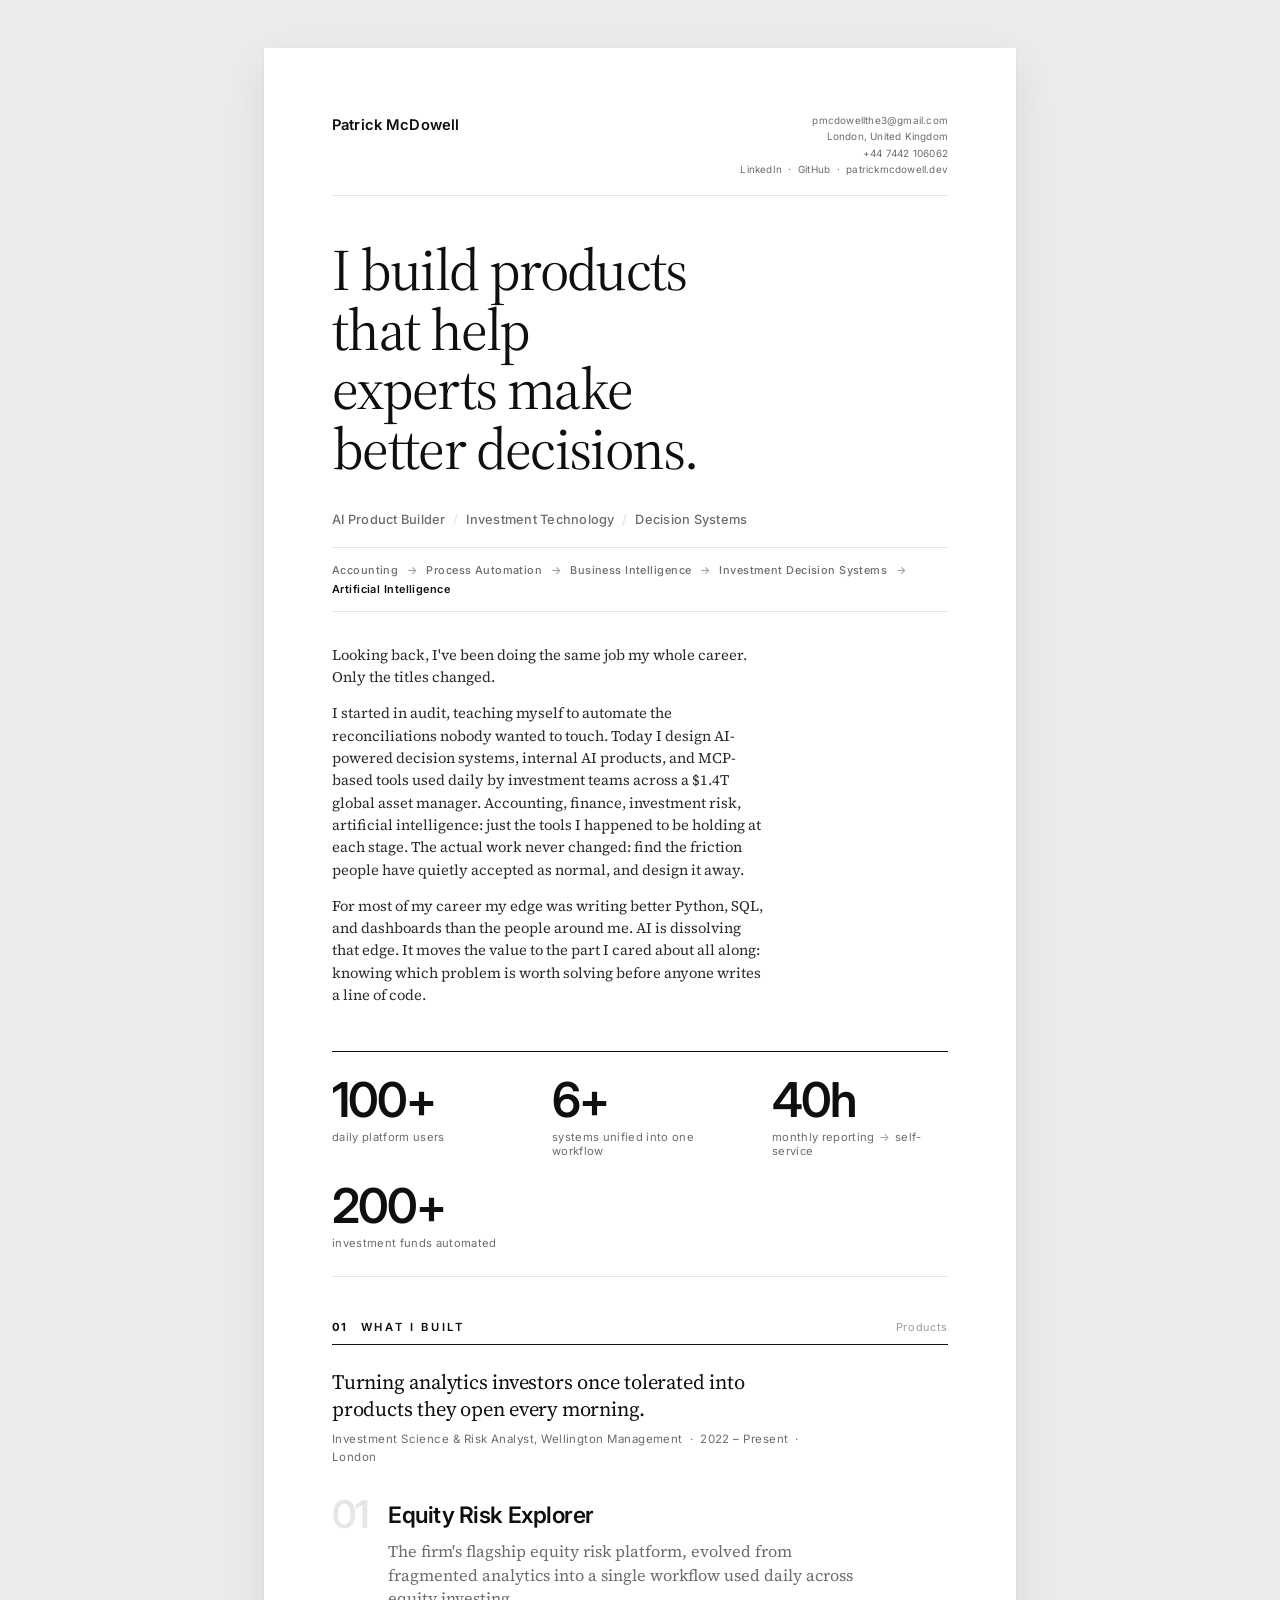
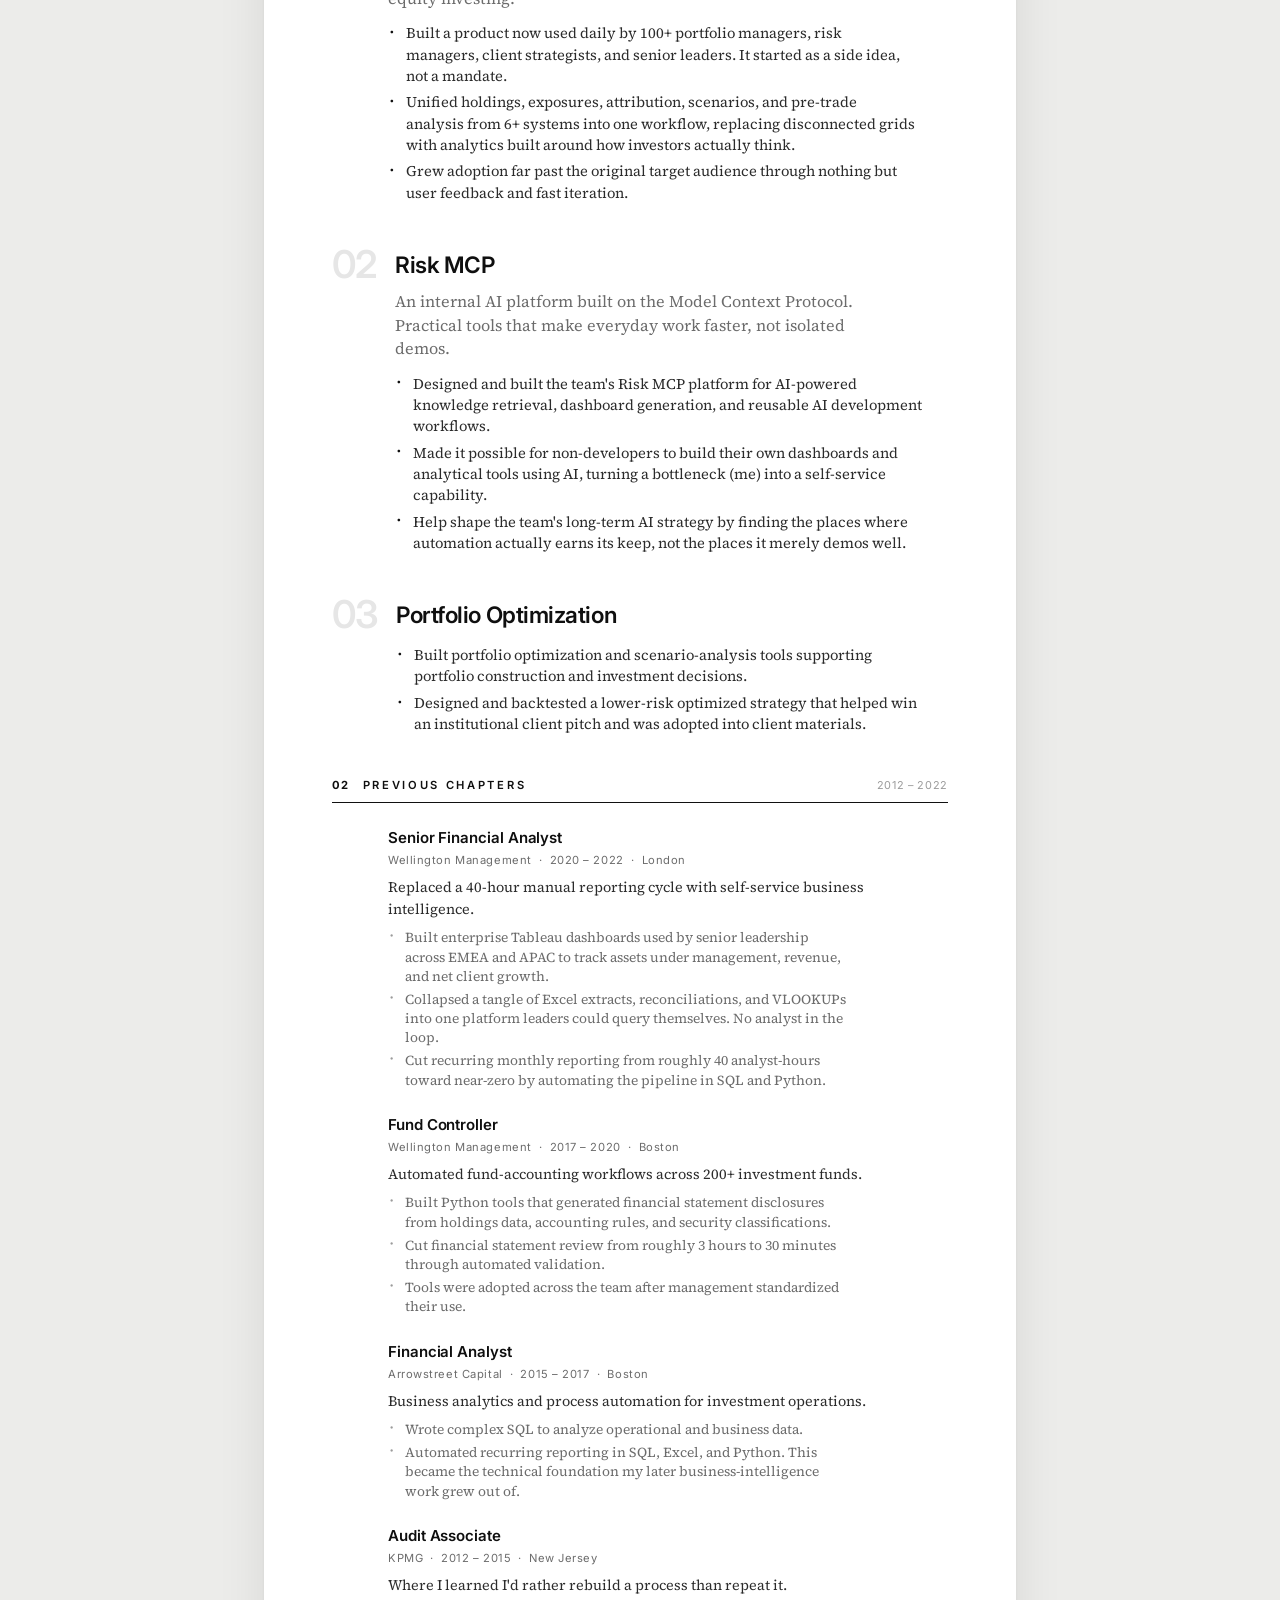
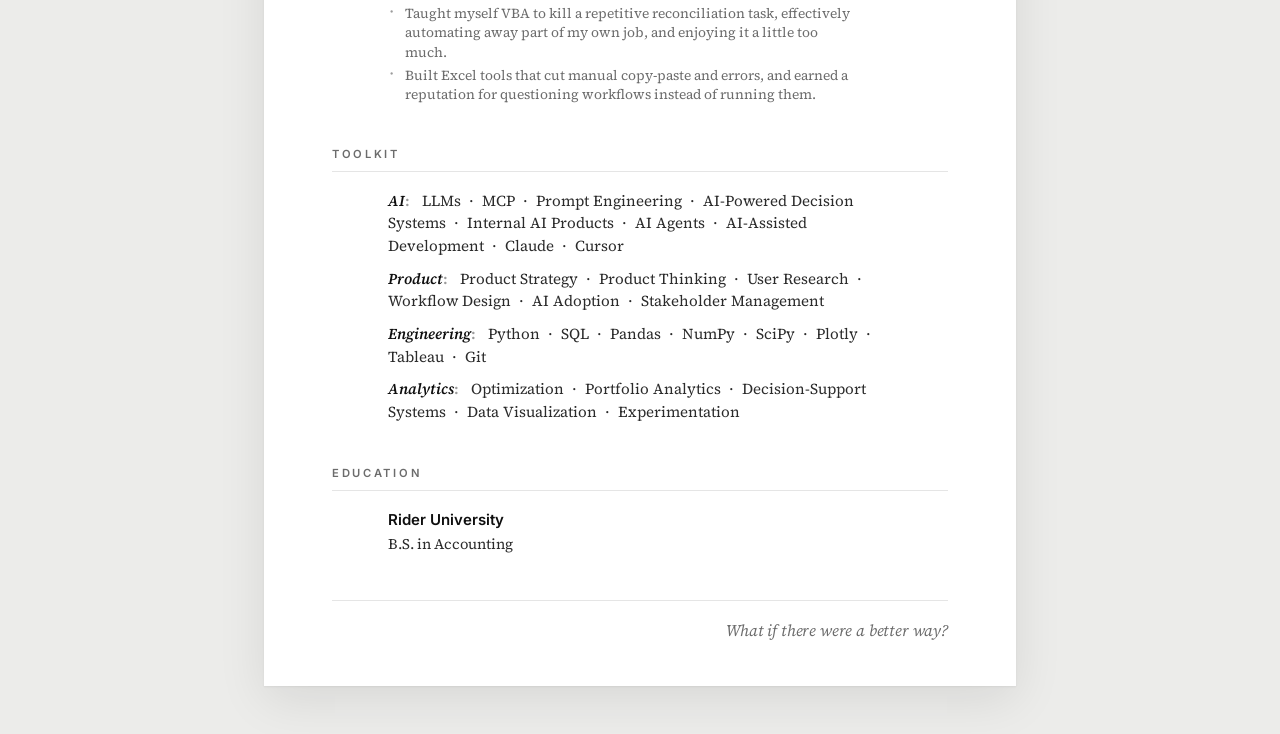
<file: index.html>
<!DOCTYPE html>
<html lang="en">
<head>
<meta charset="UTF-8" />
<meta name="viewport" content="width=device-width, initial-scale=1.0" />
<title>Patrick McDowell · AI Product Builder</title>
<meta name="description" content="Patrick McDowell. I build products that help experts make better decisions. AI Product Builder, Investment Technology, Decision Systems." />
<link rel="preconnect" href="https://fonts.googleapis.com" />
<link rel="preconnect" href="https://fonts.gstatic.com" crossorigin />
<link
  href="https://fonts.googleapis.com/css2?family=Inter:wght@400;500;600;700&family=Source+Serif+4:ital,opsz,wght@0,8..60,400;0,8..60,500;0,8..60,600;1,8..60,400&display=swap"
  rel="stylesheet"
/>
<link rel="stylesheet" href="styles.css" />
<link rel="stylesheet" href="print.css" media="print" />
</head>
<body>
<main class="sheet">

  <!-- ============================================================
       COVER — Who Patrick is  ·  the three-second read
       ============================================================ -->
  <header class="cover">
    <div class="masthead">
      <h1 class="name">Patrick McDowell</h1>
      <address class="contact">
        <a href="mailto:pmcdowellthe3@gmail.com">pmcdowellthe3@gmail.com</a>
        <span>London, United Kingdom</span>
        <span><a href="tel:+447442106062">+44 7442 106062</a></span>
        <span><a href="https://www.linkedin.com/in/patrick-mcdowell-iii-3ab98a22/">LinkedIn</a> &nbsp;·&nbsp; <a href="https://github.com/PatTheRatch">GitHub</a> &nbsp;·&nbsp; <a href="https://patrickmcdowell.dev">patrickmcdowell.dev</a></span>
      </address>
    </div>

    <p class="thesis">I build products that help experts make better decisions.</p>

    <p class="discipline">
      AI Product Builder <span class="sep">/</span>
      Investment Technology <span class="sep">/</span>
      Decision Systems
    </p>

    <!-- Career throughline: one problem, increasingly powerful tools -->
    <p class="throughline" aria-label="Career throughline">
      <span>Accounting</span><span class="arrow">&rarr;</span><span>Process Automation</span><span class="arrow">&rarr;</span><span>Business Intelligence</span><span class="arrow">&rarr;</span><span>Investment Decision Systems</span><span class="arrow">&rarr;</span><span>Artificial Intelligence</span>
    </p>

    <div class="intro">
      <p>Looking back, I've been doing the same job my whole career. Only the titles changed.</p>
      <p>I started in audit, teaching myself to automate the reconciliations nobody wanted to touch. Today I design AI-powered decision systems, internal AI products, and MCP-based tools used daily by investment teams across a $1.4T global asset manager. Accounting, finance, investment risk, artificial intelligence: just the tools I happened to be holding at each stage. The actual work never changed: find the friction people have quietly accepted as normal, and design it away.</p>
      <p>For most of my career my edge was writing better Python, SQL, and dashboards than the people around me. AI is dissolving that edge. It moves the value to the part I cared about all along: knowing which problem is worth solving before anyone writes a line of code.</p>
    </div>
  </header>

  <!-- ============================================================
       SIGNALS — How the products changed organizations
       ============================================================ -->
  <section class="signals" aria-label="Impact at a glance">
    <div class="signal">
      <p class="figure">100+</p>
      <p class="figure-label">daily platform users</p>
    </div>
    <div class="signal">
      <p class="figure">6+</p>
      <p class="figure-label">systems unified into one workflow</p>
    </div>
    <div class="signal">
      <p class="figure">40h</p>
      <p class="figure-label">monthly reporting <span class="to">&rarr;</span> self-service</p>
    </div>
    <div class="signal">
      <p class="figure">200+</p>
      <p class="figure-label">investment funds automated</p>
    </div>
  </section>

  <!-- ============================================================
       WHAT I BUILT — the products (the hero of the document)
       ============================================================ -->
  <section aria-label="Selected Work">
    <div class="chapter">
      <span class="idx">01</span>
      <h2>What I Built</h2>
      <span class="aside">Products</span>
    </div>

    <p class="context">
      <span class="context-lead">Turning analytics investors once tolerated into products they open every morning.</span>
      <span class="context-meta">Investment Science &amp; Risk Analyst, Wellington Management &nbsp;·&nbsp; 2022 – Present &nbsp;·&nbsp; London</span>
    </p>

    <article class="case">
      <div class="case-head">
        <span class="case-index">01</span>
        <div class="case-body">
          <h3 class="case-title">Equity Risk Explorer</h3>
          <p class="case-standfirst">The firm's flagship equity risk platform, evolved from fragmented analytics into a single workflow used daily across equity investing.</p>
          <ul class="outcomes">
            <li>Built a product now used daily by 100+ portfolio managers, risk managers, client strategists, and senior leaders. It started as a side idea, not a mandate.</li>
            <li>Unified holdings, exposures, attribution, scenarios, and pre-trade analysis from 6+ systems into one workflow, replacing disconnected grids with analytics built around how investors actually think.</li>
            <li>Grew adoption far past the original target audience through nothing but user feedback and fast iteration.</li>
          </ul>
        </div>
      </div>
    </article>

    <article class="case">
      <div class="case-head">
        <span class="case-index">02</span>
        <div class="case-body">
          <h3 class="case-title">Risk MCP</h3>
          <p class="case-standfirst">An internal AI platform built on the Model Context Protocol. Practical tools that make everyday work faster, not isolated demos.</p>
          <ul class="outcomes">
            <li>Designed and built the team's Risk MCP platform for AI-powered knowledge retrieval, dashboard generation, and reusable AI development workflows.</li>
            <li>Made it possible for non-developers to build their own dashboards and analytical tools using AI, turning a bottleneck (me) into a self-service capability.</li>
            <li>Help shape the team's long-term AI strategy by finding the places where automation actually earns its keep, not the places it merely demos well.</li>
          </ul>
        </div>
      </div>
    </article>

    <article class="case">
      <div class="case-head">
        <span class="case-index">03</span>
        <div class="case-body">
          <h3 class="case-title">Portfolio Optimization</h3>
          <ul class="outcomes">
            <li>Built portfolio optimization and scenario-analysis tools supporting portfolio construction and investment decisions.</li>
            <li>Designed and backtested a lower-risk optimized strategy that helped win an institutional client pitch and was adopted into client materials.</li>
          </ul>
        </div>
      </div>
    </article>
  </section>

  <!-- ============================================================
       PREVIOUS CHAPTERS — earlier work as a quiet index
       ============================================================ -->
  <section aria-label="Experience">
    <div class="chapter">
      <span class="idx">02</span>
      <h2>Previous Chapters</h2>
      <span class="aside">2012 – 2022</span>
    </div>

    <div class="track">
      <article class="stint">
        <h3 class="stint-role">Senior Financial Analyst</h3>
        <p class="stint-meta">Wellington Management &nbsp;·&nbsp; 2020 – 2022 &nbsp;·&nbsp; London</p>
        <p class="stint-summary">Replaced a 40-hour manual reporting cycle with self-service business intelligence.</p>
        <ul class="mini">
          <li>Built enterprise Tableau dashboards used by senior leadership across EMEA and APAC to track assets under management, revenue, and net client growth.</li>
          <li>Collapsed a tangle of Excel extracts, reconciliations, and VLOOKUPs into one platform leaders could query themselves. No analyst in the loop.</li>
          <li>Cut recurring monthly reporting from roughly 40 analyst-hours toward near-zero by automating the pipeline in SQL and Python.</li>
        </ul>
      </article>

      <article class="stint">
        <h3 class="stint-role">Fund Controller</h3>
        <p class="stint-meta">Wellington Management &nbsp;·&nbsp; 2017 – 2020 &nbsp;·&nbsp; Boston</p>
        <p class="stint-summary">Automated fund-accounting workflows across 200+ investment funds.</p>
        <ul class="mini">
          <li>Built Python tools that generated financial statement disclosures from holdings data, accounting rules, and security classifications.</li>
          <li>Cut financial statement review from roughly 3 hours to 30 minutes through automated validation.</li>
          <li>Tools were adopted across the team after management standardized their use.</li>
        </ul>
      </article>

      <article class="stint">
        <h3 class="stint-role">Financial Analyst</h3>
        <p class="stint-meta">Arrowstreet Capital &nbsp;·&nbsp; 2015 – 2017 &nbsp;·&nbsp; Boston</p>
        <p class="stint-summary">Business analytics and process automation for investment operations.</p>
        <ul class="mini">
          <li>Wrote complex SQL to analyze operational and business data.</li>
          <li>Automated recurring reporting in SQL, Excel, and Python. This became the technical foundation my later business-intelligence work grew out of.</li>
        </ul>
      </article>

      <article class="stint">
        <h3 class="stint-role">Audit Associate</h3>
        <p class="stint-meta">KPMG &nbsp;·&nbsp; 2012 – 2015 &nbsp;·&nbsp; New Jersey</p>
        <p class="stint-summary">Where I learned I'd rather rebuild a process than repeat it.</p>
        <ul class="mini">
          <li>Taught myself VBA to kill a repetitive reconciliation task, effectively automating away part of my own job, and enjoying it a little too much.</li>
          <li>Built Excel tools that cut manual copy-paste and errors, and earned a reputation for questioning workflows instead of running them.</li>
        </ul>
      </article>
    </div>
  </section>

  <!-- ============================================================
       TOOLKIT — capabilities as a colophon, not a skills block
       ============================================================ -->
  <section aria-label="Technical Expertise">
    <div class="chapter chapter--minor">
      <h2>Toolkit</h2>
    </div>
    <div class="track toolkit">
      <p class="tool-line"><span class="tool-key">AI</span> LLMs &nbsp;·&nbsp; MCP &nbsp;·&nbsp; Prompt Engineering &nbsp;·&nbsp; AI-Powered Decision Systems &nbsp;·&nbsp; Internal AI Products &nbsp;·&nbsp; AI Agents &nbsp;·&nbsp; AI-Assisted Development &nbsp;·&nbsp; Claude &nbsp;·&nbsp; Cursor</p>
      <p class="tool-line"><span class="tool-key">Product</span> Product Strategy &nbsp;·&nbsp; Product Thinking &nbsp;·&nbsp; User Research &nbsp;·&nbsp; Workflow Design &nbsp;·&nbsp; AI Adoption &nbsp;·&nbsp; Stakeholder Management</p>
      <p class="tool-line"><span class="tool-key">Engineering</span> Python &nbsp;·&nbsp; SQL &nbsp;·&nbsp; Pandas &nbsp;·&nbsp; NumPy &nbsp;·&nbsp; SciPy &nbsp;·&nbsp; Plotly &nbsp;·&nbsp; Tableau &nbsp;·&nbsp; Git</p>
      <p class="tool-line"><span class="tool-key">Analytics</span> Optimization &nbsp;·&nbsp; Portfolio Analytics &nbsp;·&nbsp; Decision-Support Systems &nbsp;·&nbsp; Data Visualization &nbsp;·&nbsp; Experimentation</p>
    </div>
  </section>

  <!-- ============================================================
       EDUCATION
       ============================================================ -->
  <section id="education" aria-label="Education">
    <div class="chapter chapter--minor">
      <h2>Education</h2>
    </div>
    <div class="track">
      <p class="edu-school">Rider University</p>
      <p class="edu-degree">B.S. in Accounting</p>
    </div>
  </section>

  <!-- ============================================================
       SIGN-OFF — the "Patrick moment"
       ============================================================ -->
  <footer class="signoff">
    <p>What if there were a better way?</p>
  </footer>

</main>
</body>
</html>
</file>
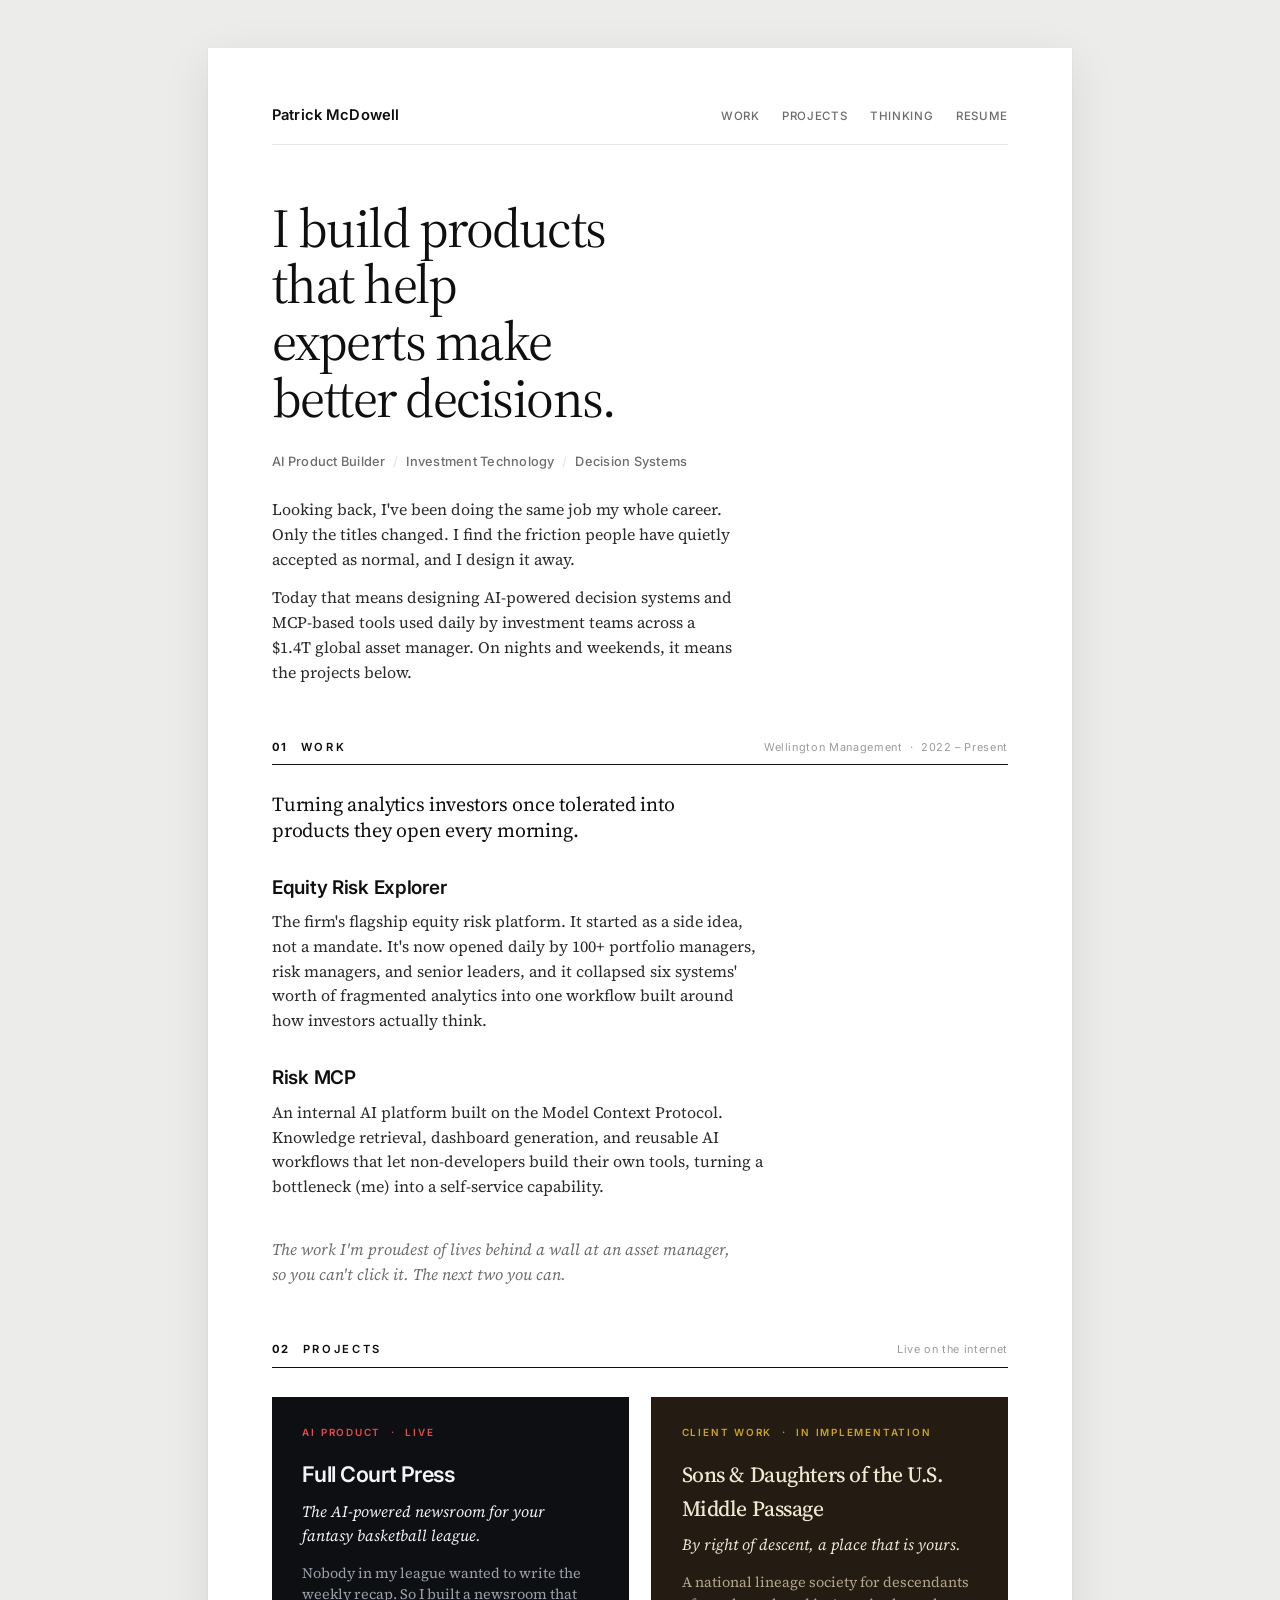
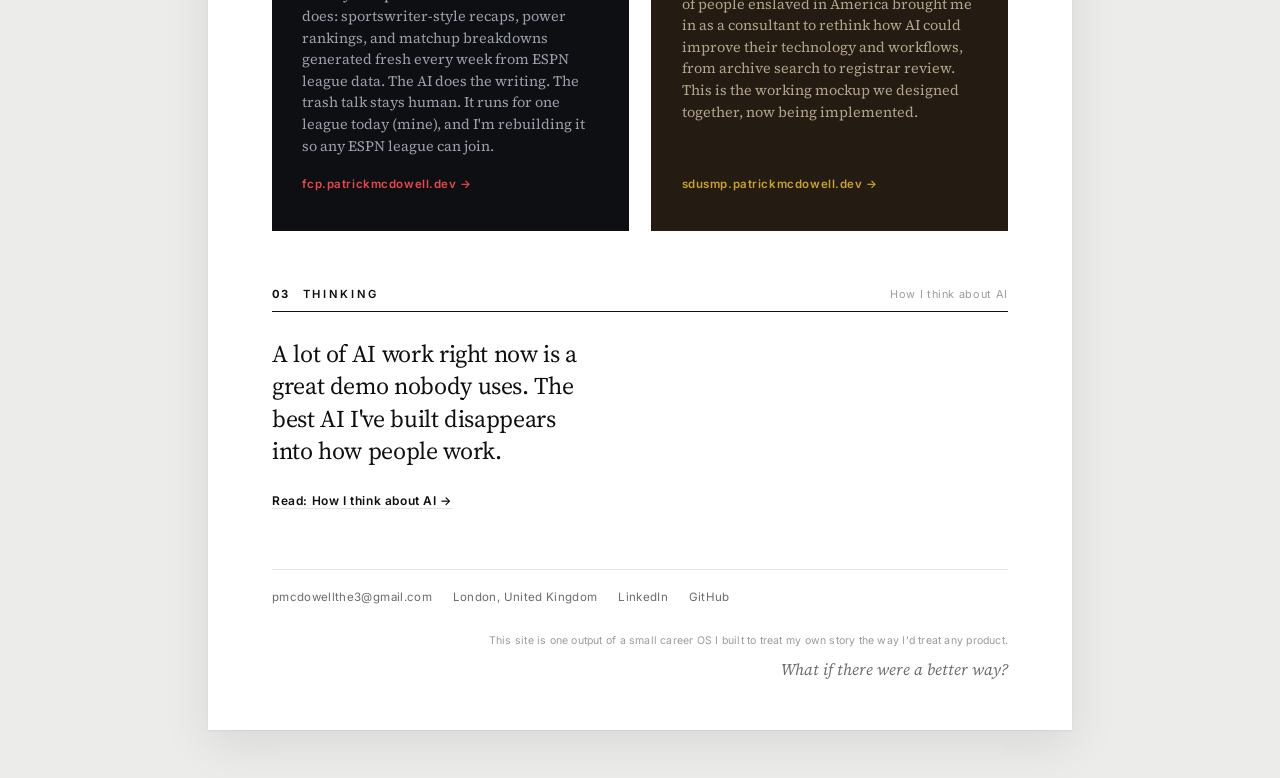
<file: site/index.html>
<!DOCTYPE html>
<html lang="en">
<head>
<meta charset="UTF-8" />
<meta name="viewport" content="width=device-width, initial-scale=1.0" />
<title>Patrick McDowell</title>
<meta name="description" content="Patrick McDowell. I build products that help experts make better decisions. AI product builder in London." />
<link rel="preconnect" href="https://fonts.googleapis.com" />
<link rel="preconnect" href="https://fonts.gstatic.com" crossorigin />
<link
  href="https://fonts.googleapis.com/css2?family=Inter:wght@400;500;600;700&family=Source+Serif+4:ital,opsz,wght@0,8..60,400;0,8..60,500;0,8..60,600;1,8..60,400&display=swap"
  rel="stylesheet"
/>
<link rel="stylesheet" href="styles.css" />
</head>
<body>
<main class="sheet">

  <header class="masthead">
    <p class="name">Patrick McDowell</p>
    <nav class="nav" aria-label="Site">
      <a href="#work">Work</a>
      <a href="#projects">Projects</a>
      <a href="#thinking">Thinking</a>
      <a href="resume/">Resume</a>
    </nav>
  </header>

  <!-- ============================================================
       HERO
       ============================================================ -->
  <section class="hero">
    <h1 class="thesis">I build products that help experts make better decisions.</h1>
    <p class="discipline">
      AI Product Builder <span class="sep">/</span>
      Investment Technology <span class="sep">/</span>
      Decision Systems
    </p>
    <div class="intro">
      <p>Looking back, I've been doing the same job my whole career. Only the titles changed. I find the friction people have quietly accepted as normal, and I design it away.</p>
      <p>Today that means designing AI-powered decision systems and MCP-based tools used daily by investment teams across a $1.4T global asset manager. On nights and weekends, it means the projects below.</p>
    </div>
  </section>

  <!-- ============================================================
       WORK — Wellington, condensed
       ============================================================ -->
  <section id="work" aria-label="Work">
    <div class="chapter">
      <span class="idx">01</span>
      <h2>Work</h2>
      <span class="aside">Wellington Management &nbsp;·&nbsp; 2022 – Present</span>
    </div>

    <p class="context">
      <span class="context-lead">Turning analytics investors once tolerated into products they open every morning.</span>
    </p>

    <article class="case">
      <h3>Equity Risk Explorer</h3>
      <p>The firm's flagship equity risk platform. It started as a side idea, not a mandate. It's now opened daily by 100+ portfolio managers, risk managers, and senior leaders, and it collapsed six systems' worth of fragmented analytics into one workflow built around how investors actually think.</p>
    </article>

    <article class="case">
      <h3>Risk MCP</h3>
      <p>An internal AI platform built on the Model Context Protocol. Knowledge retrieval, dashboard generation, and reusable AI workflows that let non-developers build their own tools, turning a bottleneck (me) into a self-service capability.</p>
    </article>

    <p class="wall-note">The work I'm proudest of lives behind a wall at an asset manager, so you can't click it. The next two you can.</p>
  </section>

  <!-- ============================================================
       PROJECTS — the clickable proof
       ============================================================ -->
  <section id="projects" aria-label="Projects">
    <div class="chapter">
      <span class="idx">02</span>
      <h2>Projects</h2>
      <span class="aside">Live on the internet</span>
    </div>

    <div class="cards">
      <a class="card card--fcp" href="https://fcp.patrickmcdowell.dev">
        <p class="card-label">AI Product &nbsp;·&nbsp; Live</p>
        <h3>Full Court Press</h3>
        <p class="tagline">The AI-powered newsroom for your fantasy basketball league.</p>
        <p class="blurb">Nobody in my league wanted to write the weekly recap. So I built a newsroom that does: sportswriter-style recaps, power rankings, and matchup breakdowns generated fresh every week from ESPN league data. The AI does the writing. The trash talk stays human. It runs for one league today (mine), and I'm rebuilding it so any ESPN league can join.</p>
        <p class="visit">fcp.patrickmcdowell.dev &rarr;</p>
      </a>

      <a class="card card--sd" href="https://sdusmp.patrickmcdowell.dev">
        <p class="card-label">Client Work &nbsp;·&nbsp; In Implementation</p>
        <h3>Sons &amp; Daughters of the U.S. Middle Passage</h3>
        <p class="tagline">By right of descent, a place that is yours.</p>
        <p class="blurb">A national lineage society for descendants of people enslaved in America brought me in as a consultant to rethink how AI could improve their technology and workflows, from archive search to registrar review. This is the working mockup we designed together, now being implemented.</p>
        <p class="visit">sdusmp.patrickmcdowell.dev &rarr;</p>
      </a>
    </div>
  </section>

  <!-- ============================================================
       THINKING
       ============================================================ -->
  <section id="thinking" aria-label="Thinking">
    <div class="chapter">
      <span class="idx">03</span>
      <h2>Thinking</h2>
      <span class="aside">How I think about AI</span>
    </div>

    <p class="pull">A lot of AI work right now is a great demo nobody uses. The best AI I've built disappears into how people work.</p>
    <a class="read-link" href="thinking/">Read: How I think about AI &rarr;</a>
  </section>

  <!-- ============================================================
       FOOTER
       ============================================================ -->
  <footer class="footer">
    <p class="footer-contact">
      <a href="mailto:pmcdowellthe3@gmail.com">pmcdowellthe3@gmail.com</a>
      <span>London, United Kingdom</span>
      <a href="https://www.linkedin.com/in/patrick-mcdowell-iii-3ab98a22/">LinkedIn</a>
      <a href="https://github.com/PatTheRatch">GitHub</a>
    </p>
    <p class="colophon">This site is one output of a small career OS I built to treat my own story the way I'd treat any product.</p>
    <p class="signoff">What if there were a better way?</p>
  </footer>

</main>
</body>
</html>
</file>
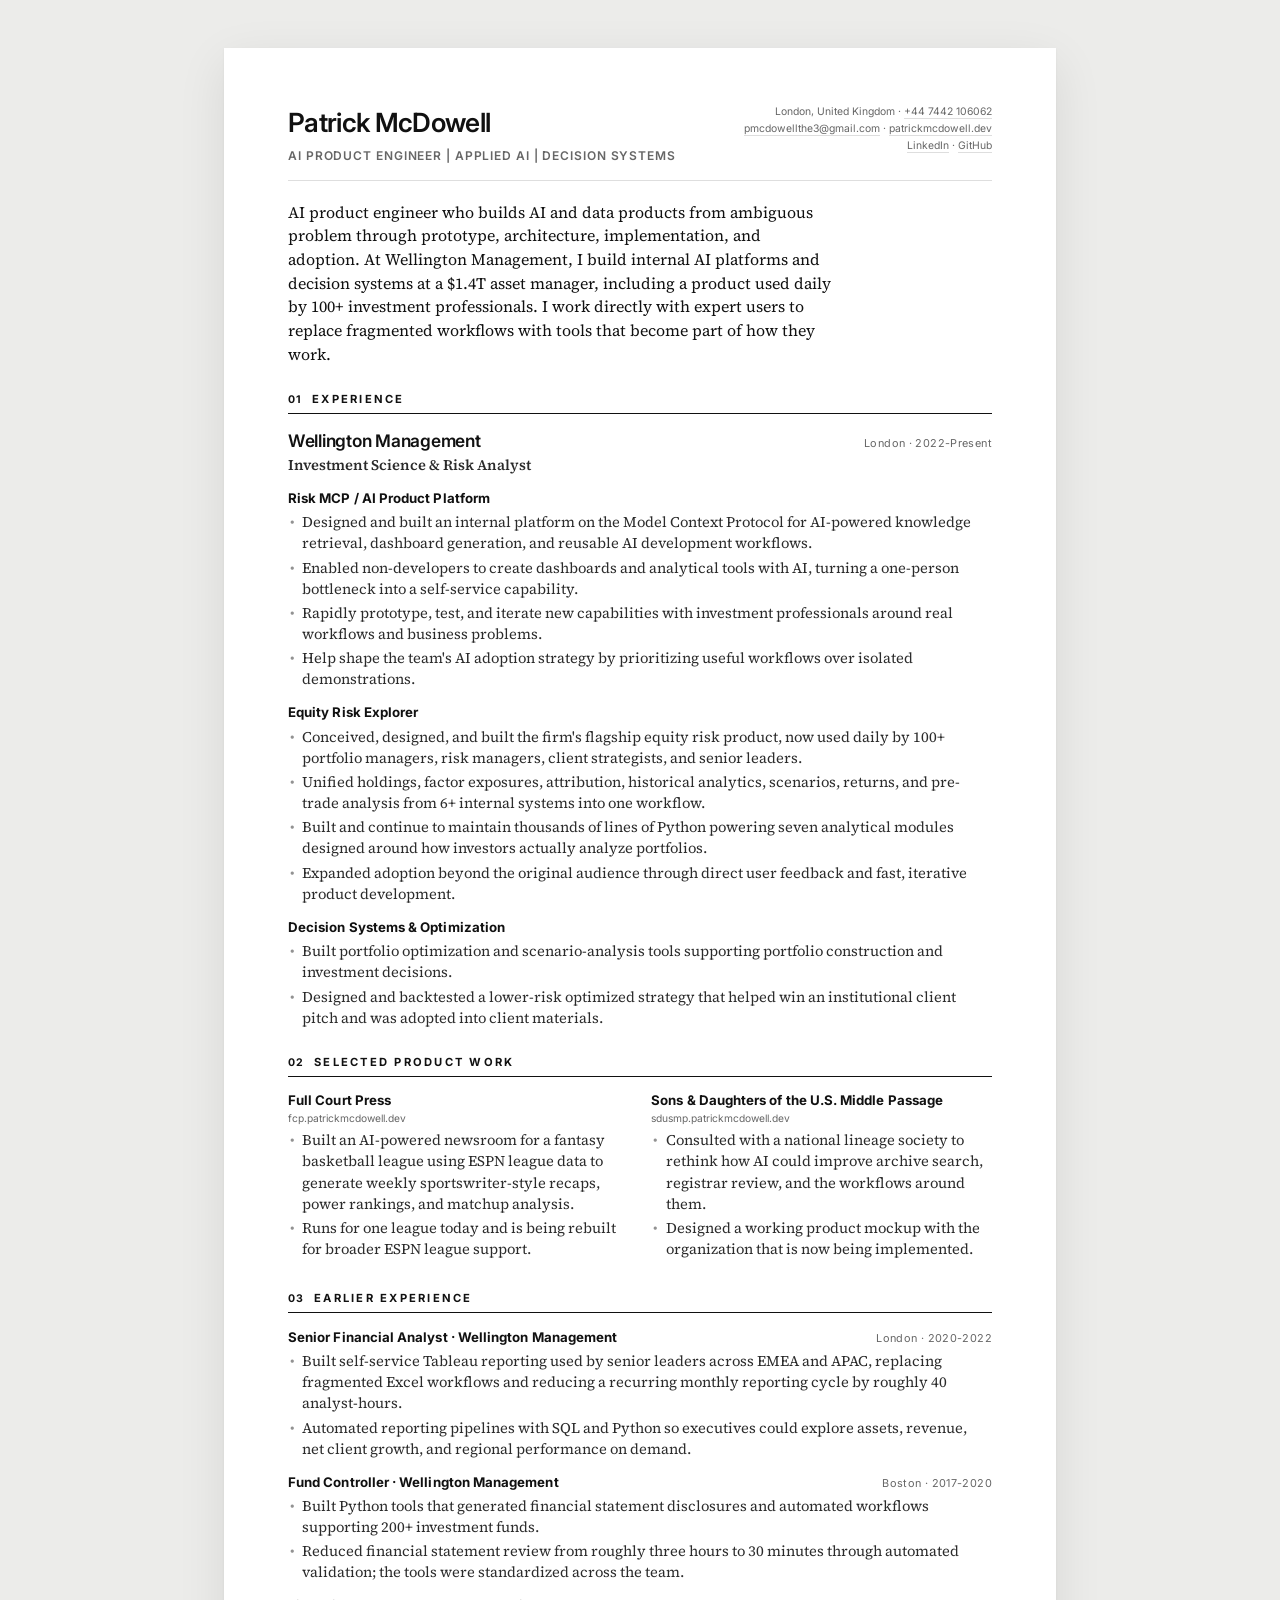
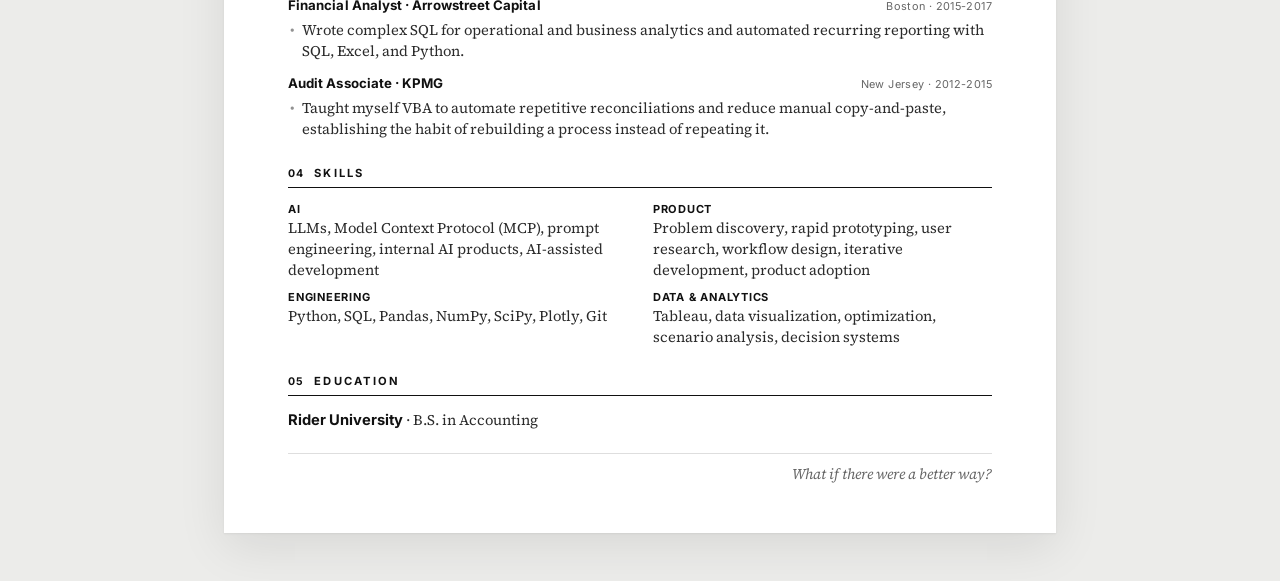
<file: site/resume-ai-product/index.html>
<!DOCTYPE html>
<html lang="en">
<head>
<meta charset="UTF-8" />
<meta name="viewport" content="width=device-width, initial-scale=1.0" />
<title>Patrick McDowell | AI Product Engineer</title>
<meta name="description" content="Patrick McDowell - AI Product Engineer building applied AI products and decision systems." />
<link rel="preconnect" href="https://fonts.googleapis.com" />
<link rel="preconnect" href="https://fonts.gstatic.com" crossorigin />
<link href="https://fonts.googleapis.com/css2?family=Inter:wght@400;500;600;700&amp;family=Source+Serif+4:opsz,wght@8..60,400;8..60,500;8..60,600&amp;display=swap" rel="stylesheet" />
<style>
  :root {
    --ink: #111111;
    --ink-soft: #2b2b2b;
    --ink-muted: #666666;
    --ink-faint: #929292;
    --hairline: #dedede;
    --paper: #ffffff;
    --serif: "Source Serif 4", "Iowan Old Style", Georgia, serif;
    --sans: "Inter", -apple-system, BlinkMacSystemFont, "Segoe UI", Arial, sans-serif;
  }

  * { box-sizing: border-box; }
  html { -webkit-text-size-adjust: 100%; }
  body {
    margin: 0;
    background: #ececea;
    color: var(--ink-soft);
    font-family: var(--serif);
    font-size: 0.92rem;
    line-height: 1.43;
    -webkit-font-smoothing: antialiased;
    text-rendering: optimizeLegibility;
  }
  a { color: inherit; text-decoration: none; border-bottom: 1px solid var(--hairline); }
  .sheet {
    width: min(52rem, calc(100% - 2rem));
    margin: 3rem auto;
    padding: 3.5rem 4rem 3rem;
    background: var(--paper);
    box-shadow: 0 1px 2px rgba(0,0,0,0.06), 0 14px 46px rgba(0,0,0,0.09);
  }
  .masthead {
    display: grid;
    grid-template-columns: 1fr auto;
    gap: 1.5rem;
    align-items: start;
    padding-bottom: 1rem;
    border-bottom: 1px solid var(--hairline);
  }
  .name {
    margin: 0;
    color: var(--ink);
    font-family: var(--sans);
    font-size: 1.65rem;
    font-weight: 600;
    letter-spacing: -0.025em;
  }
  .headline {
    margin: 0.3rem 0 0;
    color: var(--ink-muted);
    font-family: var(--sans);
    font-size: 0.75rem;
    font-weight: 600;
    letter-spacing: 0.075em;
    text-transform: uppercase;
  }
  .contact {
    margin: 0;
    color: var(--ink-muted);
    font-family: var(--sans);
    font-size: 0.65rem;
    font-style: normal;
    line-height: 1.62;
    text-align: right;
  }
  .contact span { display: block; }
  .profile {
    margin: 1.25rem 0 0;
    max-width: 68ch;
    color: var(--ink);
    font-size: 1rem;
    line-height: 1.48;
  }
  .section { margin-top: 1.55rem; }
  .section-title {
    display: flex;
    gap: 0.7rem;
    align-items: baseline;
    margin: 0 0 0.9rem;
    padding-bottom: 0.38rem;
    border-bottom: 1.4px solid var(--ink);
    color: var(--ink);
    font-family: var(--sans);
    font-size: 0.7rem;
    font-weight: 700;
    letter-spacing: 0.2em;
    text-transform: uppercase;
  }
  .section-index { font-size: 0.66rem; letter-spacing: 0.05em; }
  .role-head {
    display: grid;
    grid-template-columns: 1fr auto;
    gap: 1rem;
    align-items: baseline;
    margin-bottom: 0.8rem;
  }
  .company {
    margin: 0;
    color: var(--ink);
    font-family: var(--sans);
    font-size: 1.08rem;
    font-weight: 600;
    letter-spacing: -0.015em;
  }
  .role { margin: 0.1rem 0 0; color: var(--ink-soft); font-weight: 600; }
  .meta {
    margin: 0;
    color: var(--ink-muted);
    font-family: var(--sans);
    font-size: 0.68rem;
    letter-spacing: 0.035em;
    white-space: nowrap;
  }
  .workstream { margin: 0.82rem 0 0; }
  .workstream:first-of-type { margin-top: 0; }
  .workstream-title, .product-title, .stint-title {
    margin: 0;
    color: var(--ink);
    font-family: var(--sans);
    font-size: 0.83rem;
    font-weight: 700;
    letter-spacing: 0.005em;
  }
  .product-title a { border-bottom: none; }
  .product-link {
    margin: 0.08rem 0 0;
    color: var(--ink-muted);
    font-family: var(--sans);
    font-size: 0.64rem;
  }
  ul {
    list-style: none;
    margin: 0.28rem 0 0;
    padding: 0;
  }
  li {
    position: relative;
    margin: 0 0 0.2rem;
    padding-left: 0.9rem;
  }
  li::before {
    content: "\2022";
    position: absolute;
    left: 0.12rem;
    color: var(--ink-faint);
  }
  .products {
    display: grid;
    grid-template-columns: 1fr 1fr;
    gap: 1.4rem;
  }
  .product { break-inside: avoid; }
  .page-two { margin-top: 1.7rem; }
  .stint { margin-top: 0.8rem; break-inside: avoid; }
  .stint:first-of-type { margin-top: 0; }
  .stint-head {
    display: flex;
    align-items: baseline;
    justify-content: space-between;
    gap: 1rem;
  }
  .stint .meta { flex: 0 0 auto; }
  .skills {
    display: grid;
    grid-template-columns: 1fr 1fr;
    gap: 0.55rem 1.6rem;
  }
  .skill-line { margin: 0; }
  .skill-key {
    display: block;
    color: var(--ink);
    font-family: var(--sans);
    font-size: 0.69rem;
    font-weight: 700;
    letter-spacing: 0.07em;
    text-transform: uppercase;
  }
  .education { margin: 0; }
  .education strong { color: var(--ink); font-family: var(--sans); }
  .signoff {
    margin-top: 1.35rem;
    padding-top: 0.65rem;
    border-top: 1px solid var(--hairline);
    color: var(--ink-muted);
    font-style: italic;
    text-align: right;
  }

  @media (max-width: 680px) {
    .sheet { width: 100%; margin: 0; padding: 2rem 1.35rem; box-shadow: none; }
    .masthead { grid-template-columns: 1fr; }
    .contact { text-align: left; }
    .products, .skills { grid-template-columns: 1fr; }
    .role-head, .stint-head { display: block; }
    .meta { margin-top: 0.15rem; white-space: normal; }
  }

  @page { size: A4; margin: 10mm 12mm; }
  @media print {
    html, body { background: #fff; }
    body { font-size: 9.35pt; line-height: 1.33; }
    .sheet { width: auto; margin: 0; padding: 0; box-shadow: none; }
    a { border-bottom: none; }
    .masthead { padding-bottom: 2.6mm; gap: 8mm; }
    .name { font-size: 18pt; }
    .headline { margin-top: 1mm; font-size: 7.3pt; }
    .contact { font-size: 6.6pt; line-height: 1.42; }
    .profile { margin-top: 3.3mm; max-width: none; font-size: 9.65pt; line-height: 1.4; }
    .section { margin-top: 4.6mm; }
    .section-title { margin-bottom: 2.4mm; padding-bottom: 1.2mm; font-size: 7pt; }
    .role-head { margin-bottom: 2mm; }
    .company { font-size: 9.6pt; }
    .role { margin-top: 0.3mm; }
    .meta { font-size: 6.5pt; }
    .workstream { margin-top: 2.7mm; }
    .workstream-title, .product-title, .stint-title { font-size: 8.4pt; }
    .product-link { font-size: 6.2pt; }
    ul { margin-top: 0.8mm; }
    li { margin-bottom: 0.7mm; padding-left: 3.4mm; }
    .products { gap: 7mm; }
    .page-two { break-before: page; page-break-before: always; margin-top: 0; }
    .stint { margin-top: 2.6mm; }
    .skills { gap: 1.6mm 8mm; }
    .skill-key { font-size: 6.7pt; }
    .signoff { margin-top: 4mm; padding-top: 2mm; }
    .masthead, .section-title, .role-head, .workstream-title, .product, .stint, .skills, .education, .signoff {
      break-inside: avoid;
      page-break-inside: avoid;
    }
  }
</style>
</head>
<body>
<main class="sheet">
  <header>
    <div class="masthead">
      <div>
        <h1 class="name">Patrick McDowell</h1>
        <p class="headline">AI Product Engineer | Applied AI | Decision Systems</p>
      </div>
      <address class="contact">
        <span>London, United Kingdom &middot; <a href="tel:+447442106062">+44 7442 106062</a></span>
        <span><a href="mailto:pmcdowellthe3@gmail.com">pmcdowellthe3@gmail.com</a> &middot; <a href="https://patrickmcdowell.dev">patrickmcdowell.dev</a></span>
        <span><a href="https://www.linkedin.com/in/patrick-mcdowell-iii-3ab98a22/">LinkedIn</a> &middot; <a href="https://github.com/PatTheRatch">GitHub</a></span>
      </address>
    </div>
    <p class="profile">AI product engineer who builds AI and data products from ambiguous problem through prototype, architecture, implementation, and adoption. At Wellington Management, I build internal AI platforms and decision systems at a $1.4T asset manager, including a product used daily by 100+ investment professionals. I work directly with expert users to replace fragmented workflows with tools that become part of how they work.</p>
  </header>

  <section class="section" aria-labelledby="experience-heading">
    <h2 class="section-title" id="experience-heading"><span class="section-index">01</span> Experience</h2>
    <div class="role-head">
      <div>
        <h3 class="company">Wellington Management</h3>
        <p class="role">Investment Science &amp; Risk Analyst</p>
      </div>
      <p class="meta">London &middot; 2022-Present</p>
    </div>

    <article class="workstream">
      <h4 class="workstream-title">Risk MCP / AI Product Platform</h4>
      <ul>
        <li>Designed and built an internal platform on the Model Context Protocol for AI-powered knowledge retrieval, dashboard generation, and reusable AI development workflows.</li>
        <li>Enabled non-developers to create dashboards and analytical tools with AI, turning a one-person bottleneck into a self-service capability.</li>
        <li>Rapidly prototype, test, and iterate new capabilities with investment professionals around real workflows and business problems.</li>
        <li>Help shape the team's AI adoption strategy by prioritizing useful workflows over isolated demonstrations.</li>
      </ul>
    </article>

    <article class="workstream">
      <h4 class="workstream-title">Equity Risk Explorer</h4>
      <ul>
        <li>Conceived, designed, and built the firm's flagship equity risk product, now used daily by 100+ portfolio managers, risk managers, client strategists, and senior leaders.</li>
        <li>Unified holdings, factor exposures, attribution, historical analytics, scenarios, returns, and pre-trade analysis from 6+ internal systems into one workflow.</li>
        <li>Built and continue to maintain thousands of lines of Python powering seven analytical modules designed around how investors actually analyze portfolios.</li>
        <li>Expanded adoption beyond the original audience through direct user feedback and fast, iterative product development.</li>
      </ul>
    </article>

    <article class="workstream">
      <h4 class="workstream-title">Decision Systems &amp; Optimization</h4>
      <ul>
        <li>Built portfolio optimization and scenario-analysis tools supporting portfolio construction and investment decisions.</li>
        <li>Designed and backtested a lower-risk optimized strategy that helped win an institutional client pitch and was adopted into client materials.</li>
      </ul>
    </article>
  </section>

  <section class="section" aria-labelledby="products-heading">
    <h2 class="section-title" id="products-heading"><span class="section-index">02</span> Selected Product Work</h2>
    <div class="products">
      <article class="product">
        <h3 class="product-title"><a href="https://fcp.patrickmcdowell.dev">Full Court Press</a></h3>
        <p class="product-link">fcp.patrickmcdowell.dev</p>
        <ul>
          <li>Built an AI-powered newsroom for a fantasy basketball league using ESPN league data to generate weekly sportswriter-style recaps, power rankings, and matchup analysis.</li>
          <li>Runs for one league today and is being rebuilt for broader ESPN league support.</li>
        </ul>
      </article>
      <article class="product">
        <h3 class="product-title"><a href="https://sdusmp.patrickmcdowell.dev">Sons &amp; Daughters of the U.S. Middle Passage</a></h3>
        <p class="product-link">sdusmp.patrickmcdowell.dev</p>
        <ul>
          <li>Consulted with a national lineage society to rethink how AI could improve archive search, registrar review, and the workflows around them.</li>
          <li>Designed a working product mockup with the organization that is now being implemented.</li>
        </ul>
      </article>
    </div>
  </section>

  <div class="page-two">
    <section class="section" aria-labelledby="earlier-heading">
      <h2 class="section-title" id="earlier-heading"><span class="section-index">03</span> Earlier Experience</h2>

      <article class="stint">
        <div class="stint-head">
          <h3 class="stint-title">Senior Financial Analyst &middot; Wellington Management</h3>
          <p class="meta">London &middot; 2020-2022</p>
        </div>
        <ul>
          <li>Built self-service Tableau reporting used by senior leaders across EMEA and APAC, replacing fragmented Excel workflows and reducing a recurring monthly reporting cycle by roughly 40 analyst-hours.</li>
          <li>Automated reporting pipelines with SQL and Python so executives could explore assets, revenue, net client growth, and regional performance on demand.</li>
        </ul>
      </article>

      <article class="stint">
        <div class="stint-head">
          <h3 class="stint-title">Fund Controller &middot; Wellington Management</h3>
          <p class="meta">Boston &middot; 2017-2020</p>
        </div>
        <ul>
          <li>Built Python tools that generated financial statement disclosures and automated workflows supporting 200+ investment funds.</li>
          <li>Reduced financial statement review from roughly three hours to 30 minutes through automated validation; the tools were standardized across the team.</li>
        </ul>
      </article>

      <article class="stint">
        <div class="stint-head">
          <h3 class="stint-title">Financial Analyst &middot; Arrowstreet Capital</h3>
          <p class="meta">Boston &middot; 2015-2017</p>
        </div>
        <ul>
          <li>Wrote complex SQL for operational and business analytics and automated recurring reporting with SQL, Excel, and Python.</li>
        </ul>
      </article>

      <article class="stint">
        <div class="stint-head">
          <h3 class="stint-title">Audit Associate &middot; KPMG</h3>
          <p class="meta">New Jersey &middot; 2012-2015</p>
        </div>
        <ul>
          <li>Taught myself VBA to automate repetitive reconciliations and reduce manual copy-and-paste, establishing the habit of rebuilding a process instead of repeating it.</li>
        </ul>
      </article>
    </section>

    <section class="section" aria-labelledby="skills-heading">
      <h2 class="section-title" id="skills-heading"><span class="section-index">04</span> Skills</h2>
      <div class="skills">
        <p class="skill-line"><span class="skill-key">AI</span>LLMs, Model Context Protocol (MCP), prompt engineering, internal AI products, AI-assisted development</p>
        <p class="skill-line"><span class="skill-key">Product</span>Problem discovery, rapid prototyping, user research, workflow design, iterative development, product adoption</p>
        <p class="skill-line"><span class="skill-key">Engineering</span>Python, SQL, Pandas, NumPy, SciPy, Plotly, Git</p>
        <p class="skill-line"><span class="skill-key">Data &amp; Analytics</span>Tableau, data visualization, optimization, scenario analysis, decision systems</p>
      </div>
    </section>

    <section class="section" aria-labelledby="education-heading">
      <h2 class="section-title" id="education-heading"><span class="section-index">05</span> Education</h2>
      <p class="education"><strong>Rider University</strong> &middot; B.S. in Accounting</p>
    </section>

    <footer class="signoff">What if there were a better way?</footer>
  </div>
</main>
</body>
</html>
</file>
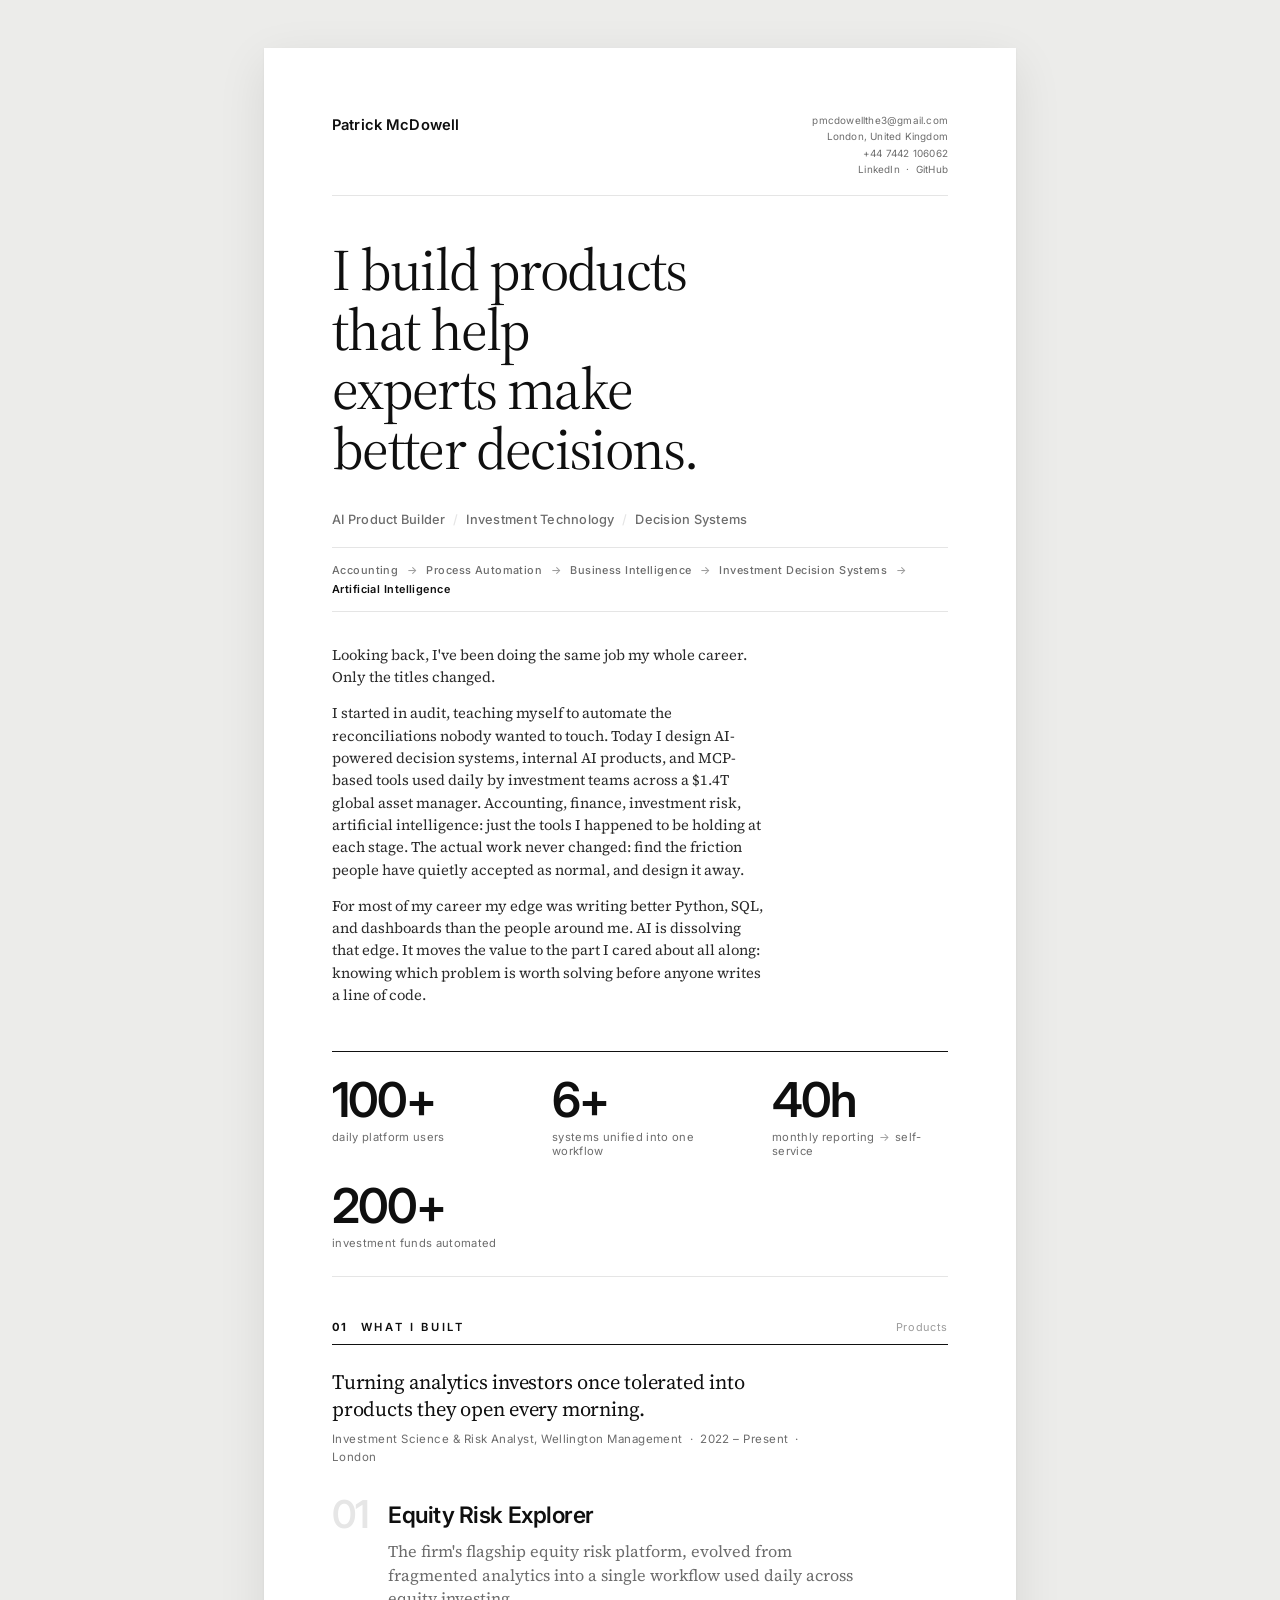
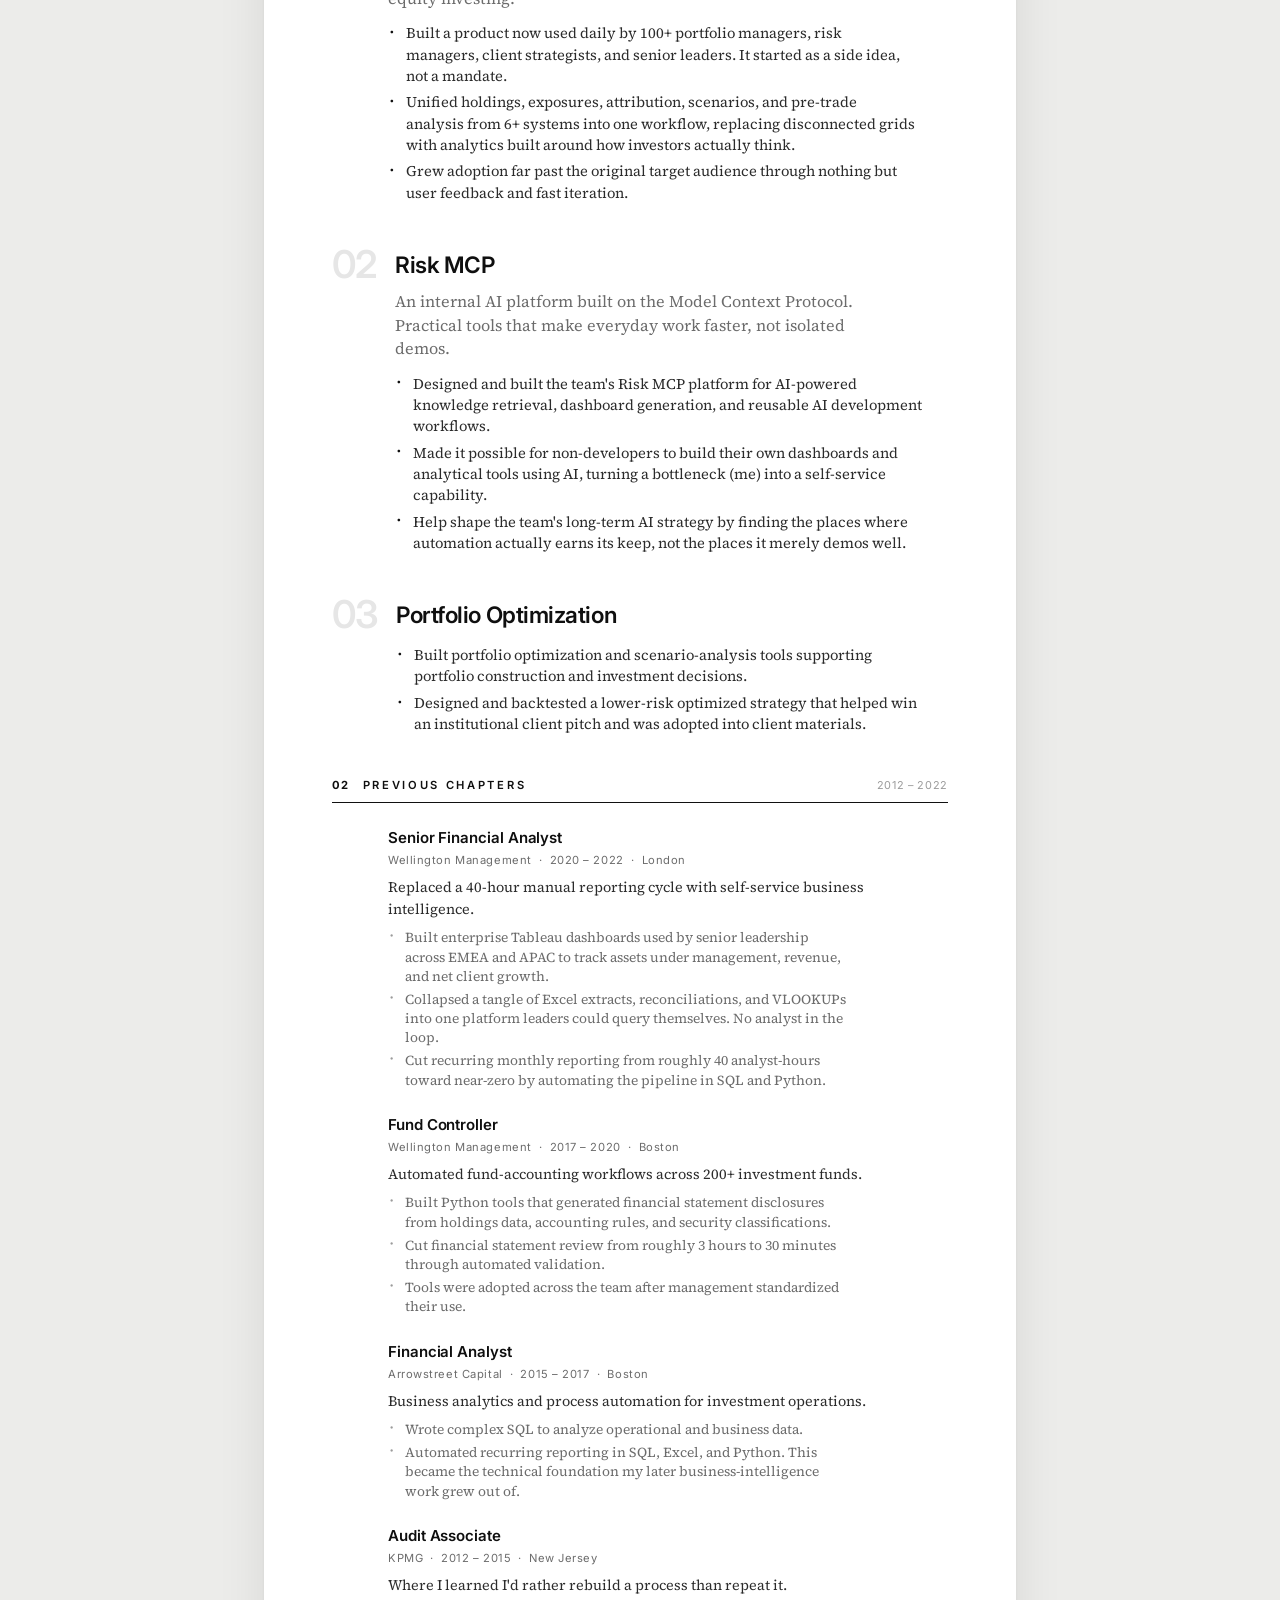
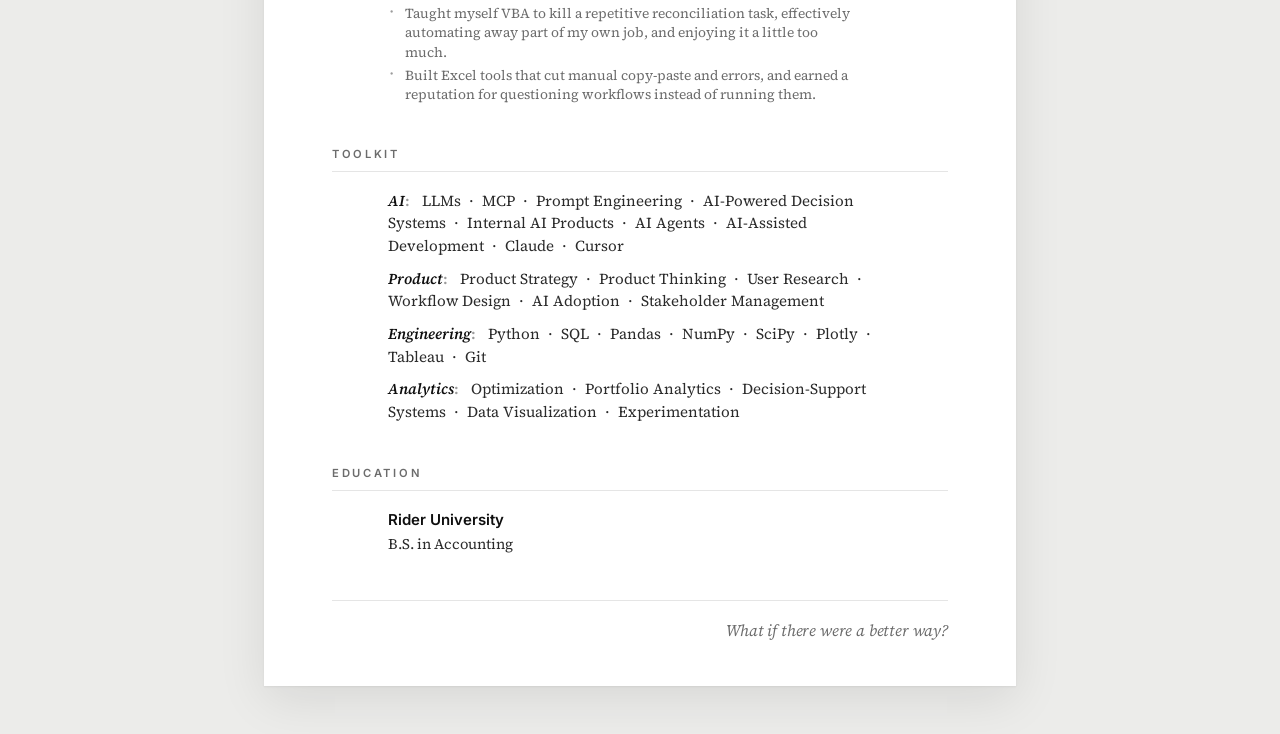
<file: site/resume/index.html>
<!DOCTYPE html>
<html lang="en">
<head>
<meta charset="UTF-8" />
<meta name="viewport" content="width=device-width, initial-scale=1.0" />
<title>Patrick McDowell · AI Product Builder</title>
<meta name="description" content="Patrick McDowell. I build products that help experts make better decisions. AI Product Builder, Investment Technology, Decision Systems." />
<link rel="preconnect" href="https://fonts.googleapis.com" />
<link rel="preconnect" href="https://fonts.gstatic.com" crossorigin />
<link
  href="https://fonts.googleapis.com/css2?family=Inter:wght@400;500;600;700&family=Source+Serif+4:ital,opsz,wght@0,8..60,400;0,8..60,500;0,8..60,600;1,8..60,400&display=swap"
  rel="stylesheet"
/>
<link rel="stylesheet" href="styles.css" />
<link rel="stylesheet" href="print.css" media="print" />
</head>
<body>
<main class="sheet">

  <!-- ============================================================
       COVER — Who Patrick is  ·  the three-second read
       ============================================================ -->
  <header class="cover">
    <div class="masthead">
      <h1 class="name">Patrick McDowell</h1>
      <address class="contact">
        <a href="mailto:pmcdowellthe3@gmail.com">pmcdowellthe3@gmail.com</a>
        <span>London, United Kingdom</span>
        <span><a href="tel:+447442106062">+44 7442 106062</a></span>
        <span><a href="https://www.linkedin.com/in/patrick-mcdowell-iii-3ab98a22/">LinkedIn</a> &nbsp;·&nbsp; <a href="https://github.com/PatTheRatch">GitHub</a></span>
      </address>
    </div>

    <p class="thesis">I build products that help experts make better decisions.</p>

    <p class="discipline">
      AI Product Builder <span class="sep">/</span>
      Investment Technology <span class="sep">/</span>
      Decision Systems
    </p>

    <!-- Career throughline: one problem, increasingly powerful tools -->
    <p class="throughline" aria-label="Career throughline">
      <span>Accounting</span><span class="arrow">&rarr;</span><span>Process Automation</span><span class="arrow">&rarr;</span><span>Business Intelligence</span><span class="arrow">&rarr;</span><span>Investment Decision Systems</span><span class="arrow">&rarr;</span><span>Artificial Intelligence</span>
    </p>

    <div class="intro">
      <p>Looking back, I've been doing the same job my whole career. Only the titles changed.</p>
      <p>I started in audit, teaching myself to automate the reconciliations nobody wanted to touch. Today I design AI-powered decision systems, internal AI products, and MCP-based tools used daily by investment teams across a $1.4T global asset manager. Accounting, finance, investment risk, artificial intelligence: just the tools I happened to be holding at each stage. The actual work never changed: find the friction people have quietly accepted as normal, and design it away.</p>
      <p>For most of my career my edge was writing better Python, SQL, and dashboards than the people around me. AI is dissolving that edge. It moves the value to the part I cared about all along: knowing which problem is worth solving before anyone writes a line of code.</p>
    </div>
  </header>

  <!-- ============================================================
       SIGNALS — How the products changed organizations
       ============================================================ -->
  <section class="signals" aria-label="Impact at a glance">
    <div class="signal">
      <p class="figure">100+</p>
      <p class="figure-label">daily platform users</p>
    </div>
    <div class="signal">
      <p class="figure">6+</p>
      <p class="figure-label">systems unified into one workflow</p>
    </div>
    <div class="signal">
      <p class="figure">40h</p>
      <p class="figure-label">monthly reporting <span class="to">&rarr;</span> self-service</p>
    </div>
    <div class="signal">
      <p class="figure">200+</p>
      <p class="figure-label">investment funds automated</p>
    </div>
  </section>

  <!-- ============================================================
       WHAT I BUILT — the products (the hero of the document)
       ============================================================ -->
  <section aria-label="Selected Work">
    <div class="chapter">
      <span class="idx">01</span>
      <h2>What I Built</h2>
      <span class="aside">Products</span>
    </div>

    <p class="context">
      <span class="context-lead">Turning analytics investors once tolerated into products they open every morning.</span>
      <span class="context-meta">Investment Science &amp; Risk Analyst, Wellington Management &nbsp;·&nbsp; 2022 – Present &nbsp;·&nbsp; London</span>
    </p>

    <article class="case">
      <div class="case-head">
        <span class="case-index">01</span>
        <div class="case-body">
          <h3 class="case-title">Equity Risk Explorer</h3>
          <p class="case-standfirst">The firm's flagship equity risk platform, evolved from fragmented analytics into a single workflow used daily across equity investing.</p>
          <ul class="outcomes">
            <li>Built a product now used daily by 100+ portfolio managers, risk managers, client strategists, and senior leaders. It started as a side idea, not a mandate.</li>
            <li>Unified holdings, exposures, attribution, scenarios, and pre-trade analysis from 6+ systems into one workflow, replacing disconnected grids with analytics built around how investors actually think.</li>
            <li>Grew adoption far past the original target audience through nothing but user feedback and fast iteration.</li>
          </ul>
        </div>
      </div>
    </article>

    <article class="case">
      <div class="case-head">
        <span class="case-index">02</span>
        <div class="case-body">
          <h3 class="case-title">Risk MCP</h3>
          <p class="case-standfirst">An internal AI platform built on the Model Context Protocol. Practical tools that make everyday work faster, not isolated demos.</p>
          <ul class="outcomes">
            <li>Designed and built the team's Risk MCP platform for AI-powered knowledge retrieval, dashboard generation, and reusable AI development workflows.</li>
            <li>Made it possible for non-developers to build their own dashboards and analytical tools using AI, turning a bottleneck (me) into a self-service capability.</li>
            <li>Help shape the team's long-term AI strategy by finding the places where automation actually earns its keep, not the places it merely demos well.</li>
          </ul>
        </div>
      </div>
    </article>

    <article class="case">
      <div class="case-head">
        <span class="case-index">03</span>
        <div class="case-body">
          <h3 class="case-title">Portfolio Optimization</h3>
          <ul class="outcomes">
            <li>Built portfolio optimization and scenario-analysis tools supporting portfolio construction and investment decisions.</li>
            <li>Designed and backtested a lower-risk optimized strategy that helped win an institutional client pitch and was adopted into client materials.</li>
          </ul>
        </div>
      </div>
    </article>
  </section>

  <!-- ============================================================
       PREVIOUS CHAPTERS — earlier work as a quiet index
       ============================================================ -->
  <section aria-label="Experience">
    <div class="chapter">
      <span class="idx">02</span>
      <h2>Previous Chapters</h2>
      <span class="aside">2012 – 2022</span>
    </div>

    <div class="track">
      <article class="stint">
        <h3 class="stint-role">Senior Financial Analyst</h3>
        <p class="stint-meta">Wellington Management &nbsp;·&nbsp; 2020 – 2022 &nbsp;·&nbsp; London</p>
        <p class="stint-summary">Replaced a 40-hour manual reporting cycle with self-service business intelligence.</p>
        <ul class="mini">
          <li>Built enterprise Tableau dashboards used by senior leadership across EMEA and APAC to track assets under management, revenue, and net client growth.</li>
          <li>Collapsed a tangle of Excel extracts, reconciliations, and VLOOKUPs into one platform leaders could query themselves. No analyst in the loop.</li>
          <li>Cut recurring monthly reporting from roughly 40 analyst-hours toward near-zero by automating the pipeline in SQL and Python.</li>
        </ul>
      </article>

      <article class="stint">
        <h3 class="stint-role">Fund Controller</h3>
        <p class="stint-meta">Wellington Management &nbsp;·&nbsp; 2017 – 2020 &nbsp;·&nbsp; Boston</p>
        <p class="stint-summary">Automated fund-accounting workflows across 200+ investment funds.</p>
        <ul class="mini">
          <li>Built Python tools that generated financial statement disclosures from holdings data, accounting rules, and security classifications.</li>
          <li>Cut financial statement review from roughly 3 hours to 30 minutes through automated validation.</li>
          <li>Tools were adopted across the team after management standardized their use.</li>
        </ul>
      </article>

      <article class="stint">
        <h3 class="stint-role">Financial Analyst</h3>
        <p class="stint-meta">Arrowstreet Capital &nbsp;·&nbsp; 2015 – 2017 &nbsp;·&nbsp; Boston</p>
        <p class="stint-summary">Business analytics and process automation for investment operations.</p>
        <ul class="mini">
          <li>Wrote complex SQL to analyze operational and business data.</li>
          <li>Automated recurring reporting in SQL, Excel, and Python. This became the technical foundation my later business-intelligence work grew out of.</li>
        </ul>
      </article>

      <article class="stint">
        <h3 class="stint-role">Audit Associate</h3>
        <p class="stint-meta">KPMG &nbsp;·&nbsp; 2012 – 2015 &nbsp;·&nbsp; New Jersey</p>
        <p class="stint-summary">Where I learned I'd rather rebuild a process than repeat it.</p>
        <ul class="mini">
          <li>Taught myself VBA to kill a repetitive reconciliation task, effectively automating away part of my own job, and enjoying it a little too much.</li>
          <li>Built Excel tools that cut manual copy-paste and errors, and earned a reputation for questioning workflows instead of running them.</li>
        </ul>
      </article>
    </div>
  </section>

  <!-- ============================================================
       TOOLKIT — capabilities as a colophon, not a skills block
       ============================================================ -->
  <section aria-label="Technical Expertise">
    <div class="chapter chapter--minor">
      <h2>Toolkit</h2>
    </div>
    <div class="track toolkit">
      <p class="tool-line"><span class="tool-key">AI</span> LLMs &nbsp;·&nbsp; MCP &nbsp;·&nbsp; Prompt Engineering &nbsp;·&nbsp; AI-Powered Decision Systems &nbsp;·&nbsp; Internal AI Products &nbsp;·&nbsp; AI Agents &nbsp;·&nbsp; AI-Assisted Development &nbsp;·&nbsp; Claude &nbsp;·&nbsp; Cursor</p>
      <p class="tool-line"><span class="tool-key">Product</span> Product Strategy &nbsp;·&nbsp; Product Thinking &nbsp;·&nbsp; User Research &nbsp;·&nbsp; Workflow Design &nbsp;·&nbsp; AI Adoption &nbsp;·&nbsp; Stakeholder Management</p>
      <p class="tool-line"><span class="tool-key">Engineering</span> Python &nbsp;·&nbsp; SQL &nbsp;·&nbsp; Pandas &nbsp;·&nbsp; NumPy &nbsp;·&nbsp; SciPy &nbsp;·&nbsp; Plotly &nbsp;·&nbsp; Tableau &nbsp;·&nbsp; Git</p>
      <p class="tool-line"><span class="tool-key">Analytics</span> Optimization &nbsp;·&nbsp; Portfolio Analytics &nbsp;·&nbsp; Decision-Support Systems &nbsp;·&nbsp; Data Visualization &nbsp;·&nbsp; Experimentation</p>
    </div>
  </section>

  <!-- ============================================================
       EDUCATION
       ============================================================ -->
  <section id="education" aria-label="Education">
    <div class="chapter chapter--minor">
      <h2>Education</h2>
    </div>
    <div class="track">
      <p class="edu-school">Rider University</p>
      <p class="edu-degree">B.S. in Accounting</p>
    </div>
  </section>

  <!-- ============================================================
       SIGN-OFF — the "Patrick moment"
       ============================================================ -->
  <footer class="signoff">
    <p>What if there were a better way?</p>
  </footer>

</main>
</body>
</html>
</file>
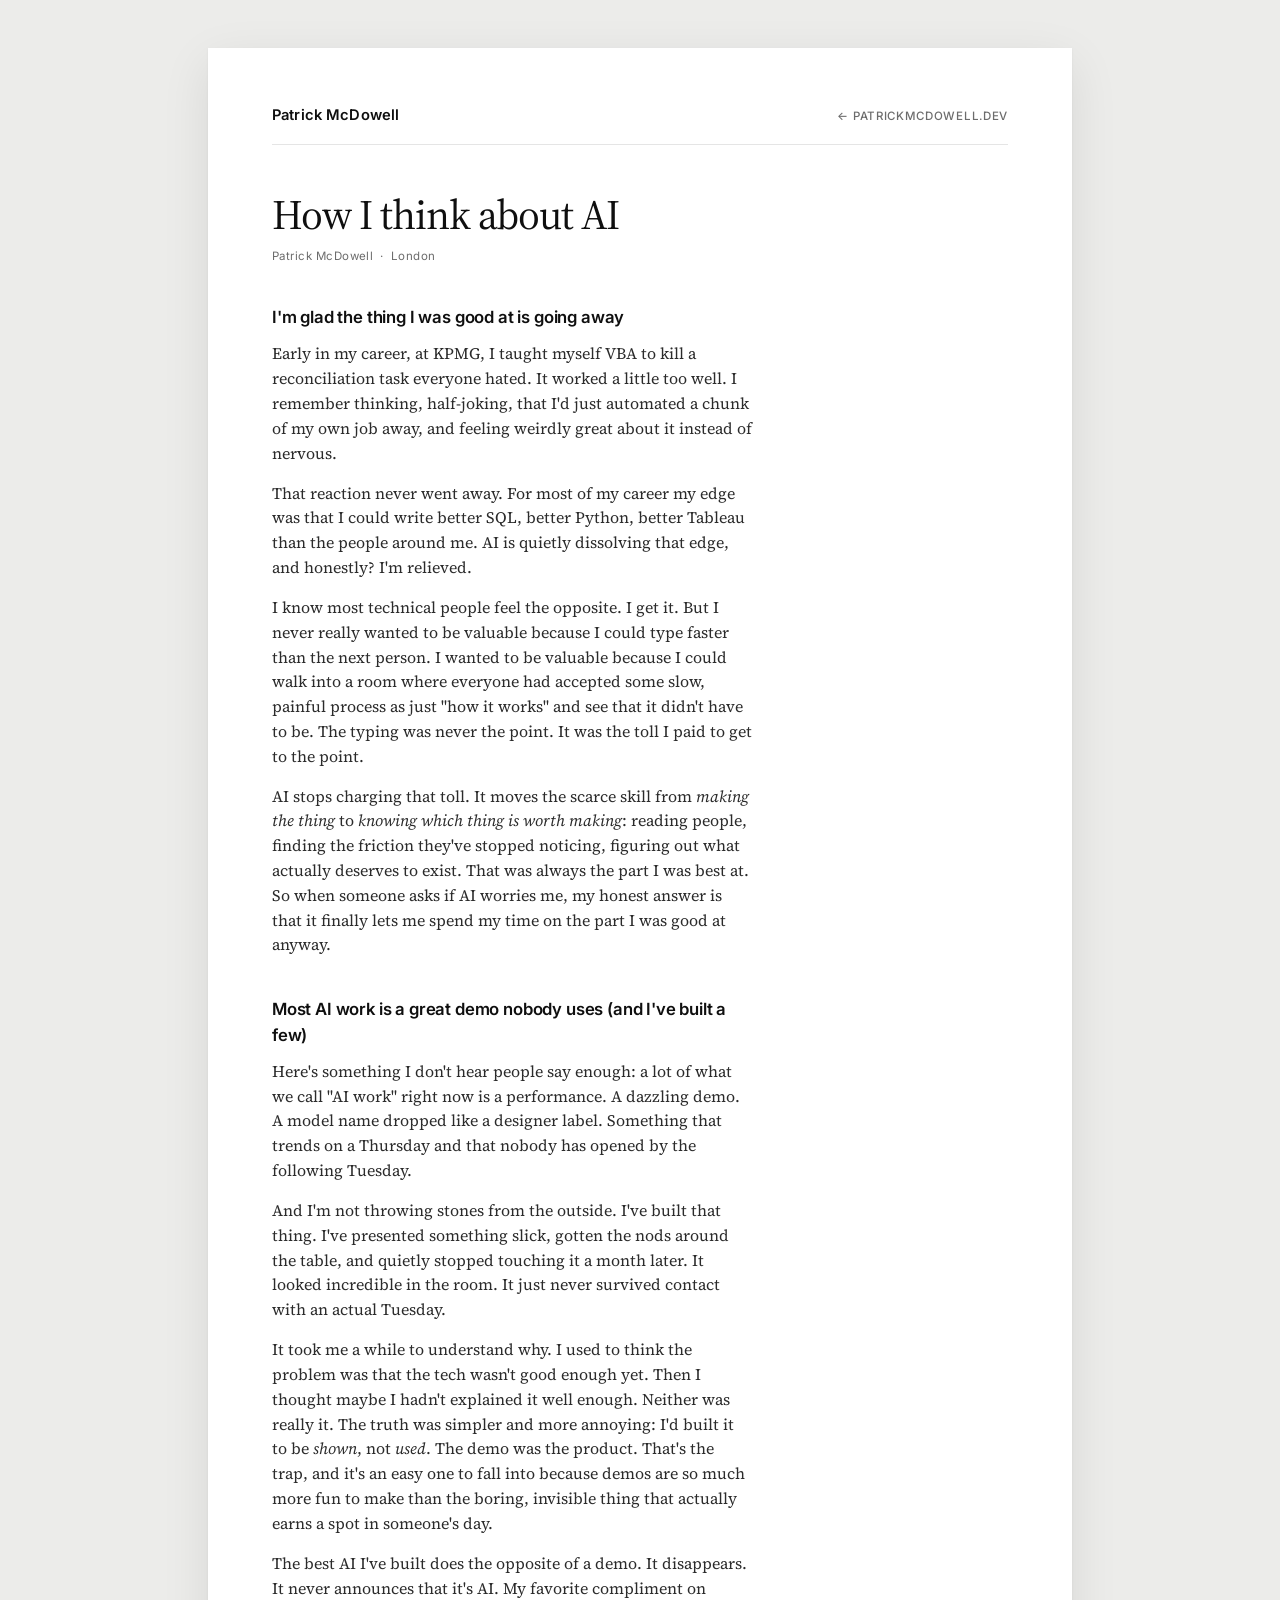
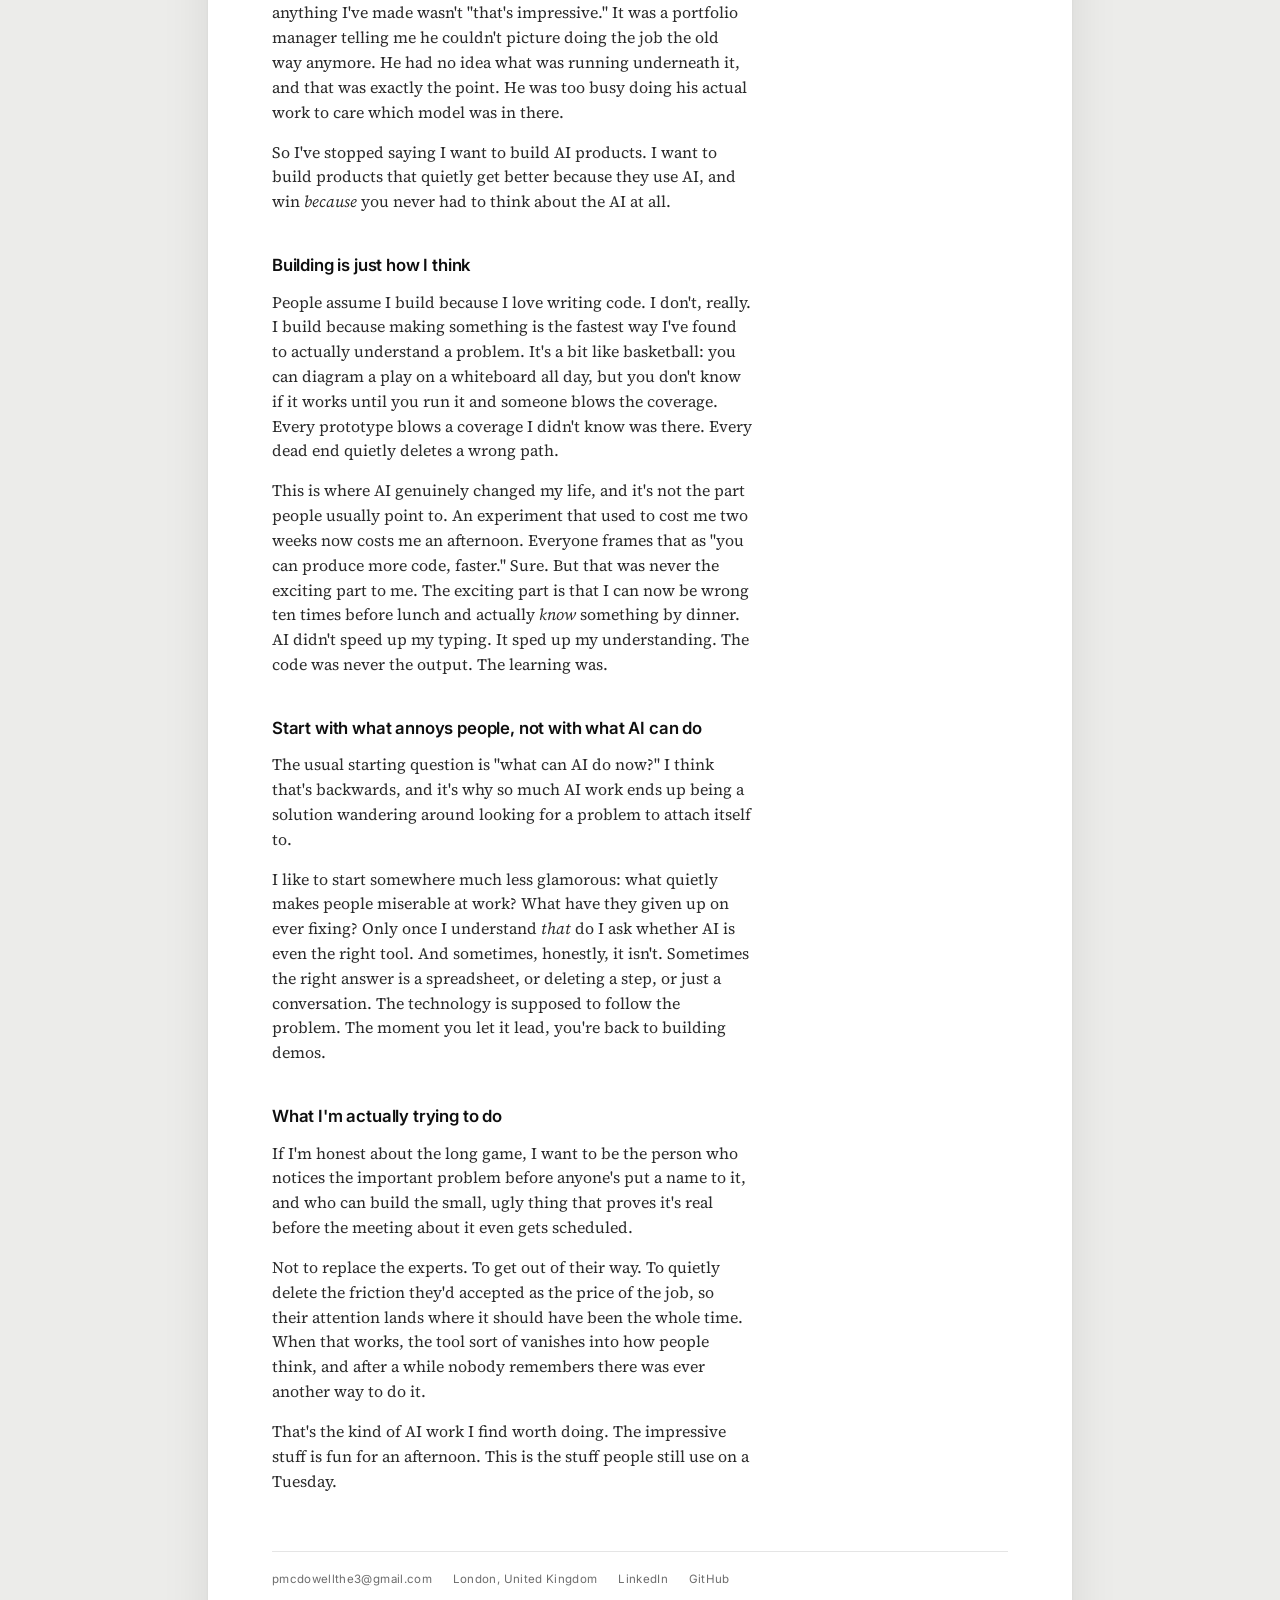
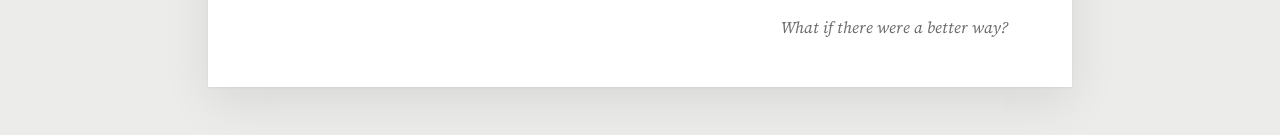
<file: site/thinking/index.html>
<!DOCTYPE html>
<html lang="en">
<head>
<meta charset="UTF-8" />
<meta name="viewport" content="width=device-width, initial-scale=1.0" />
<title>How I think about AI · Patrick McDowell</title>
<meta name="description" content="Patrick McDowell on AI: why the best AI products disappear, why building is thinking, and why most AI work is a great demo nobody uses." />
<link rel="preconnect" href="https://fonts.googleapis.com" />
<link rel="preconnect" href="https://fonts.gstatic.com" crossorigin />
<link
  href="https://fonts.googleapis.com/css2?family=Inter:wght@400;500;600;700&family=Source+Serif+4:ital,opsz,wght@0,8..60,400;0,8..60,500;0,8..60,600;1,8..60,400&display=swap"
  rel="stylesheet"
/>
<link rel="stylesheet" href="../styles.css" />
</head>
<body>
<main class="sheet">

  <header class="masthead">
    <p class="name">Patrick McDowell</p>
    <nav class="nav" aria-label="Site">
      <a class="back" href="../">&larr; patrickmcdowell.dev</a>
    </nav>
  </header>

  <article class="essay">
    <h1 class="essay-title">How I think about AI</h1>
    <p class="essay-meta">Patrick McDowell &nbsp;·&nbsp; London</p>

    <h2>I'm glad the thing I was good at is going away</h2>

    <p>Early in my career, at KPMG, I taught myself VBA to kill a reconciliation task everyone hated. It worked a little too well. I remember thinking, half-joking, that I'd just automated a chunk of my own job away, and feeling weirdly great about it instead of nervous.</p>

    <p>That reaction never went away. For most of my career my edge was that I could write better SQL, better Python, better Tableau than the people around me. AI is quietly dissolving that edge, and honestly? I'm relieved.</p>

    <p>I know most technical people feel the opposite. I get it. But I never really wanted to be valuable because I could type faster than the next person. I wanted to be valuable because I could walk into a room where everyone had accepted some slow, painful process as just "how it works" and see that it didn't have to be. The typing was never the point. It was the toll I paid to get to the point.</p>

    <p>AI stops charging that toll. It moves the scarce skill from <em>making the thing</em> to <em>knowing which thing is worth making</em>: reading people, finding the friction they've stopped noticing, figuring out what actually deserves to exist. That was always the part I was best at. So when someone asks if AI worries me, my honest answer is that it finally lets me spend my time on the part I was good at anyway.</p>

    <h2>Most AI work is a great demo nobody uses (and I've built a few)</h2>

    <p>Here's something I don't hear people say enough: a lot of what we call "AI work" right now is a performance. A dazzling demo. A model name dropped like a designer label. Something that trends on a Thursday and that nobody has opened by the following Tuesday.</p>

    <p>And I'm not throwing stones from the outside. I've built that thing. I've presented something slick, gotten the nods around the table, and quietly stopped touching it a month later. It looked incredible in the room. It just never survived contact with an actual Tuesday.</p>

    <p>It took me a while to understand why. I used to think the problem was that the tech wasn't good enough yet. Then I thought maybe I hadn't explained it well enough. Neither was really it. The truth was simpler and more annoying: I'd built it to be <em>shown</em>, not <em>used</em>. The demo was the product. That's the trap, and it's an easy one to fall into because demos are so much more fun to make than the boring, invisible thing that actually earns a spot in someone's day.</p>

    <p>The best AI I've built does the opposite of a demo. It disappears. It never announces that it's AI. My favorite compliment on anything I've made wasn't "that's impressive." It was a portfolio manager telling me he couldn't picture doing the job the old way anymore. He had no idea what was running underneath it, and that was exactly the point. He was too busy doing his actual work to care which model was in there.</p>

    <p>So I've stopped saying I want to build AI products. I want to build products that quietly get better because they use AI, and win <em>because</em> you never had to think about the AI at all.</p>

    <h2>Building is just how I think</h2>

    <p>People assume I build because I love writing code. I don't, really. I build because making something is the fastest way I've found to actually understand a problem. It's a bit like basketball: you can diagram a play on a whiteboard all day, but you don't know if it works until you run it and someone blows the coverage. Every prototype blows a coverage I didn't know was there. Every dead end quietly deletes a wrong path.</p>

    <p>This is where AI genuinely changed my life, and it's not the part people usually point to. An experiment that used to cost me two weeks now costs me an afternoon. Everyone frames that as "you can produce more code, faster." Sure. But that was never the exciting part to me. The exciting part is that I can now be wrong ten times before lunch and actually <em>know</em> something by dinner. AI didn't speed up my typing. It sped up my understanding. The code was never the output. The learning was.</p>

    <h2>Start with what annoys people, not with what AI can do</h2>

    <p>The usual starting question is "what can AI do now?" I think that's backwards, and it's why so much AI work ends up being a solution wandering around looking for a problem to attach itself to.</p>

    <p>I like to start somewhere much less glamorous: what quietly makes people miserable at work? What have they given up on ever fixing? Only once I understand <em>that</em> do I ask whether AI is even the right tool. And sometimes, honestly, it isn't. Sometimes the right answer is a spreadsheet, or deleting a step, or just a conversation. The technology is supposed to follow the problem. The moment you let it lead, you're back to building demos.</p>

    <h2>What I'm actually trying to do</h2>

    <p>If I'm honest about the long game, I want to be the person who notices the important problem before anyone's put a name to it, and who can build the small, ugly thing that proves it's real before the meeting about it even gets scheduled.</p>

    <p>Not to replace the experts. To get out of their way. To quietly delete the friction they'd accepted as the price of the job, so their attention lands where it should have been the whole time. When that works, the tool sort of vanishes into how people think, and after a while nobody remembers there was ever another way to do it.</p>

    <p>That's the kind of AI work I find worth doing. The impressive stuff is fun for an afternoon. This is the stuff people still use on a Tuesday.</p>
  </article>

  <footer class="footer">
    <p class="footer-contact">
      <a href="mailto:pmcdowellthe3@gmail.com">pmcdowellthe3@gmail.com</a>
      <span>London, United Kingdom</span>
      <a href="https://www.linkedin.com/in/patrick-mcdowell-iii-3ab98a22/">LinkedIn</a>
      <a href="https://github.com/PatTheRatch">GitHub</a>
    </p>
    <p class="signoff">What if there were a better way?</p>
  </footer>

</main>
</body>
</html>
</file>
<file: styles.css>
/* ============================================================
   Patrick McDowell — professional brand artifact
   Screen + shared styles. Print overrides live in print.css.

   Principles: typography is the design; hierarchy is the design;
   whitespace is intentional; metrics over adjectives; products
   over employers. Monochrome. One column. ATS-clean.
   ============================================================ */

:root {
  --ink:        #0f0f0f;   /* primary                     */
  --ink-soft:   #2b2b2b;   /* body prose                  */
  --ink-muted:  #6c6c6c;   /* meta / secondary            */
  --ink-faint:  #9b9b9b;   /* labels                      */
  --ghost:      #e6e6e6;   /* oversized index numerals    */
  --hairline:   #e5e5e5;
  --rule:       #111111;
  --paper:      #ffffff;

  --serif: "Source Serif 4", "Iowan Old Style", "Palatino Linotype", Georgia, "Times New Roman", serif;
  --sans:  "Inter", -apple-system, BlinkMacSystemFont, "Segoe UI", Helvetica, Arial, sans-serif;

  --track-indent: 3.5rem;  /* aligns secondary content under case bodies */
}

* { box-sizing: border-box; }
html { -webkit-text-size-adjust: 100%; }

body {
  margin: 0;
  background: #ececea;
  color: var(--ink-soft);
  font-family: var(--serif);
  font-size: 0.92rem;
  line-height: 1.52;
  font-feature-settings: "kern" 1, "liga" 1;
  -webkit-font-smoothing: antialiased;
  text-rendering: optimizeLegibility;
}

.sheet {
  max-width: 47rem;
  margin: 3rem auto;
  background: var(--paper);
  padding: 4rem 4.25rem 2.75rem;
  box-shadow: 0 1px 2px rgba(0,0,0,0.06), 0 14px 46px rgba(0,0,0,0.09);
}

a { color: var(--ink); text-decoration: none; border-bottom: 1px solid var(--hairline); }
a:hover { border-bottom-color: var(--ink); }

/* ============================================================
   COVER
   ============================================================ */
.cover { margin-bottom: 2.75rem; }

/* Masthead: name left, contact whisper-quiet top-right */
.masthead {
  display: flex;
  align-items: flex-start;
  justify-content: space-between;
  gap: 1.5rem;
  padding-bottom: 1.1rem;
  border-bottom: 1px solid var(--hairline);
  margin-bottom: 2.75rem;
}
.name {
  font-family: var(--sans);
  font-weight: 600;
  font-size: 0.92rem;
  letter-spacing: 0.01em;
  color: var(--ink);
  margin: 0.15rem 0 0;
}
.contact {
  font-style: normal;
  font-family: var(--sans);
  font-size: 0.62rem;
  line-height: 1.65;
  letter-spacing: 0.02em;
  color: var(--ink-muted);
  text-align: right;
  display: flex;
  flex-direction: column;
}
.contact a { color: var(--ink-muted); border-bottom: none; }
.contact a:hover { color: var(--ink); }

/* The brand. Everything supports this sentence. */
.thesis {
  font-family: var(--serif);
  font-weight: 400;
  font-size: 3.65rem;
  line-height: 1.02;
  letter-spacing: -0.028em;
  color: var(--ink);
  margin: 0 0 2rem;
  max-width: 15ch;
  text-wrap: balance;
}

.discipline {
  font-family: var(--sans);
  font-weight: 500;
  font-size: 0.8rem;
  letter-spacing: 0.02em;
  color: var(--ink-muted);
  margin: 0 0 1.1rem;
}
.discipline .sep { color: var(--hairline); padding: 0 0.35em; }

/* Career throughline — one problem, increasingly powerful tools */
.throughline {
  font-family: var(--sans);
  font-size: 0.68rem;
  font-weight: 500;
  letter-spacing: 0.04em;
  color: var(--ink-muted);
  margin: 0 0 2rem;
  padding: 0.85rem 0;
  border-top: 1px solid var(--hairline);
  border-bottom: 1px solid var(--hairline);
  display: flex;
  flex-wrap: wrap;
  align-items: center;
  gap: 0.15rem 0.55rem;
}
.throughline .arrow { color: var(--ink-faint); }
.throughline span:last-child { color: var(--ink); font-weight: 600; }

.intro { max-width: 54ch; }
.intro p { margin: 0 0 0.85rem; color: var(--ink-soft); }
.intro p:last-child { margin-bottom: 0; }
.prompt { font-style: italic; font-weight: 600; color: var(--ink); }

/* ============================================================
   SIGNALS — big numbers as anchors
   ============================================================ */
.signals {
  display: flex;
  flex-wrap: wrap;
  gap: 1.5rem 2.75rem;
  margin: 0 0 0.5rem;
  padding: 1.6rem 0;
  border-top: 1.5px solid var(--rule);
  border-bottom: 1px solid var(--hairline);
}
.signal { flex: 1 1 8rem; min-width: 7rem; }
.figure {
  font-family: var(--sans);
  font-weight: 600;
  font-size: 3rem;
  line-height: 0.95;
  letter-spacing: -0.04em;
  color: var(--ink);
  margin: 0 0 0.45rem;
}
.figure-label {
  font-family: var(--sans);
  font-size: 0.7rem;
  letter-spacing: 0.03em;
  color: var(--ink-muted);
  margin: 0;
  line-height: 1.3;
}
.figure-label .to { color: var(--ink-faint); padding: 0 0.1em; }

/* ============================================================
   CHAPTER HEADERS
   ============================================================ */
section { margin-top: 2.6rem; }

.chapter {
  display: flex;
  align-items: baseline;
  gap: 0.9rem;
  margin: 0 0 1.5rem;
  padding-bottom: 0.5rem;
  border-bottom: 1.5px solid var(--rule);
}
.chapter .idx {
  font-family: var(--sans);
  font-weight: 700;
  font-size: 0.7rem;
  letter-spacing: 0.05em;
  color: var(--ink);
}
.chapter h2 {
  font-family: var(--sans);
  font-weight: 600;
  font-size: 0.7rem;
  letter-spacing: 0.24em;
  text-transform: uppercase;
  color: var(--ink);
  margin: 0;
}
.chapter .aside {
  margin-left: auto;
  font-family: var(--sans);
  font-size: 0.68rem;
  letter-spacing: 0.06em;
  color: var(--ink-faint);
  white-space: nowrap;
}

/* Appendix sections — deliberately quieter than the hero chapters */
.chapter--minor {
  border-bottom: 1px solid var(--hairline);
  margin-bottom: 1.1rem;
}
.chapter--minor h2 { color: var(--ink-muted); }

/* ============================================================
   SELECTED WORK
   ============================================================ */
.context { margin: 0 0 1.9rem; max-width: 60ch; }
.context-lead {
  display: block;
  font-size: 1.28rem;
  line-height: 1.32;
  letter-spacing: -0.01em;
  color: var(--ink);
}
.context-meta {
  display: block;
  font-family: var(--sans);
  font-size: 0.72rem;
  letter-spacing: 0.04em;
  color: var(--ink-muted);
  margin-top: 0.55rem;
}

.case { margin-top: 2.7rem; }
.case:first-of-type { margin-top: 1.5rem; }  /* flagship opens tight to its section thesis */
.case-head { display: flex; align-items: flex-start; gap: 1.1rem; }
.case-index {
  font-family: var(--sans);
  font-weight: 600;
  font-size: 2.4rem;
  line-height: 0.9;
  letter-spacing: -0.02em;
  color: var(--ghost);
  flex: 0 0 auto;
  min-width: 2.4rem;
}
.case-body { flex: 1 1 auto; }
.case-title {
  font-family: var(--sans);
  font-weight: 600;
  font-size: 1.42rem;
  letter-spacing: -0.02em;
  color: var(--ink);
  margin: 0.05rem 0 0;
}
.case-standfirst {
  font-size: 1.02rem;
  line-height: 1.44;
  color: var(--ink-muted);
  margin: 0.5rem 0 0;
  max-width: 62ch;
}

ul.outcomes { list-style: none; margin: 0.8rem 0 0; padding: 0; }
ul.outcomes li {
  position: relative;
  padding-left: 1.15rem;
  margin: 0 0 0.34rem;
  color: var(--ink-soft);
  line-height: 1.44;
  max-width: 66ch;
}
ul.outcomes li:last-child { margin-bottom: 0; }
ul.outcomes li::before {
  content: "\2022";
  position: absolute;
  left: 0.1rem;
  top: -0.03em;
  color: var(--ink);
  font-size: 0.82em;
}

/* ============================================================
   WHERE HE BUILT — quiet secondary index
   ============================================================ */
.track { padding-left: var(--track-indent); }

.stint { margin-top: 1.5rem; }
.stint:first-child { margin-top: 0; }
.stint-role {
  font-family: var(--sans);
  font-weight: 600;
  font-size: 0.94rem;
  letter-spacing: -0.005em;
  color: var(--ink);
  margin: 0;
}
.stint-meta {
  font-family: var(--sans);
  font-size: 0.7rem;
  letter-spacing: 0.05em;
  color: var(--ink-muted);
  margin: 0.15rem 0 0;
}
.stint-summary {
  font-size: 0.9rem;
  color: var(--ink-soft);
  margin: 0.5rem 0 0;
  max-width: 64ch;
}
ul.mini { list-style: none; margin: 0.45rem 0 0; padding: 0; }
ul.mini li {
  position: relative;
  padding-left: 1.05rem;
  margin: 0 0 0.24rem;
  font-size: 0.86rem;
  line-height: 1.4;
  color: var(--ink-muted);
  max-width: 66ch;
}
ul.mini li:last-child { margin-bottom: 0; }
ul.mini li::before {
  content: "\2022";
  position: absolute;
  left: 0.1rem;
  top: -0.02em;
  color: var(--ink-faint);
  font-size: 0.78em;
}

/* ============================================================
   TOOLKIT
   ============================================================ */
.toolkit .tool-line {
  margin: 0 0 0.6rem;
  color: var(--ink-soft);
  font-size: 0.95rem;
  line-height: 1.5;
  max-width: 64ch;
}
.toolkit .tool-line:last-child { margin-bottom: 0; }
.tool-key {
  font-family: var(--serif);
  font-style: italic;
  font-weight: 600;
  font-size: 0.95rem;
  letter-spacing: 0;
  text-transform: none;
  color: var(--ink);
}
.tool-key::after {
  content: ":\2002";   /* colon + en-space */
  font-style: normal;
  color: var(--ink-faint);
}

/* ============================================================
   EDUCATION
   ============================================================ */
.edu-school {
  font-family: var(--sans);
  font-weight: 600;
  font-size: 0.94rem;
  color: var(--ink);
  margin: 0;
}
.edu-degree { color: var(--ink-soft); margin: 0.1rem 0 0; }

/* ============================================================
   SIGN-OFF — the "Patrick moment"
   The document closes with the question that opened his career;
   the pages above are, quietly, the answer.
   ============================================================ */
.signoff {
  margin-top: 2.75rem;
  padding-top: 1.1rem;
  border-top: 1px solid var(--hairline);
}
.signoff p {
  font-family: var(--serif);
  font-style: italic;
  font-size: 1rem;
  color: var(--ink-muted);
  letter-spacing: -0.01em;
  margin: 0;
  text-align: right;
}

/* ============================================================
   Small screens
   ============================================================ */
@media (max-width: 640px) {
  .sheet { margin: 0; padding: 2.25rem 1.4rem 2.25rem; box-shadow: none; }
  .masthead { flex-direction: column; gap: 0.75rem; }
  .contact { text-align: left; }
  .thesis { font-size: 2.4rem; max-width: none; }
  .throughline { font-size: 0.64rem; }
  .signals { gap: 1.25rem 1.5rem; }
  .figure { font-size: 2.3rem; }
  .case-head { gap: 0.75rem; }
  .case-title { font-size: 1.25rem; }
  .case-index { font-size: 1.8rem; min-width: 1.8rem; }
  .track { padding-left: 0; }
  .tool-key { display: block; min-width: 0; margin-bottom: 0.15rem; }
}
</file>
<file: print.css>
/* ============================================================
   Patrick McDowell — print / PDF stylesheet
   Target: 3 pages — products own pages 1–2, earlier work page 3.
   Loaded via media="print".

   Note: browser print headers/footers (URL, date, page number)
   cannot be removed with CSS — disable them in the print dialog:
     Chrome  — More settings → uncheck "Headers and footers"
     Safari  — uncheck "Print headers and footers"
   Keep "Background graphics" ON so hairlines and rules render.
   ============================================================ */

@page {
  size: A4;
  margin: 9mm 12mm;
}

html, body {
  background: #fff;
}

body {
  font-size: 9.9pt;
  line-height: 1.4;
}

.sheet {
  max-width: none;
  margin: 0;
  padding: 0;
  box-shadow: none;
}

a { color: #000; border-bottom: none; }

/* ---- Reclaim vertical rhythm ---- */
.cover { margin-bottom: 1.5rem; }
.masthead { margin-bottom: 1.4rem; padding-bottom: 0.7rem; }
.contact { font-size: 0.58rem; line-height: 1.55; }
.thesis { font-size: 2.9rem; margin-bottom: 1.3rem; }
.discipline { margin-bottom: 0.8rem; }
.throughline { padding: 0.6rem 0; margin-bottom: 1.35rem; font-size: 0.64rem; }
.intro { max-width: none; }
.intro p { margin-bottom: 0.55rem; }

.signals { padding: 1.15rem 0; gap: 1rem 2rem; margin-bottom: 0.25rem; }
.figure { font-size: 2.5rem; }

section { margin-top: 1.5rem; }
.chapter { margin-bottom: 1rem; }

.context { margin-bottom: 1.3rem; }
.context-lead { font-size: 1.16rem; }

.case { margin-top: 1.35rem; }
.case-title { font-size: 1.28rem; }
.case-index { font-size: 2rem; min-width: 2rem; }
.case-standfirst { font-size: 0.96rem; }
ul.outcomes { margin-top: 0.55rem; }
ul.outcomes li { margin-bottom: 0.22rem; line-height: 1.36; }

.track { padding-left: 3rem; }
.stint { margin-top: 1.1rem; }
ul.mini li { margin-bottom: 0.18rem; line-height: 1.34; }

.toolkit .tool-line { margin-bottom: 0.4rem; }

.signoff { margin-top: 1.4rem; padding-top: 0.8rem; }
.signoff p { font-size: 0.95rem; }

/* ---- Let the products own their page; earlier career starts fresh ---- */
section[aria-label="Experience"] { break-before: page; page-break-before: always; }

/* ---- Page-flow control: keep pieces intact, avoid orphans ---- */
.chapter,
.case-head,
.case-title,
.context,
.stint-role,
.stint-meta { break-after: avoid; page-break-after: avoid; }

.case,
.stint,
.signals,
.tool-line,
#education,
.signoff,
.signal { break-inside: avoid; page-break-inside: avoid; }
</file>
<file: site/styles.css>
/* ============================================================
   patrickmcdowell.dev — site styles
   Parent brand = the resume's design system: monochrome,
   typographic, calm. Projects appear as color "windows"
   carrying their own product's palette inside the frame.
   ============================================================ */

:root {
  --ink:        #0f0f0f;
  --ink-soft:   #2b2b2b;
  --ink-muted:  #6c6c6c;
  --ink-faint:  #9b9b9b;
  --ghost:      #e6e6e6;
  --hairline:   #e5e5e5;
  --rule:       #111111;
  --paper:      #ffffff;

  /* project palettes, sampled from the products themselves */
  --fcp-bg:     #0e0f13;
  --fcp-ink:    #f4f4f5;
  --fcp-muted:  #9ba0ab;
  --fcp-accent: #e5484d;

  --sd-bg:      #241c12;
  --sd-ink:     #f0e6d2;
  --sd-muted:   #b3a58c;
  --sd-accent:  #c9a227;

  --serif: "Source Serif 4", "Iowan Old Style", "Palatino Linotype", Georgia, "Times New Roman", serif;
  --sans:  "Inter", -apple-system, BlinkMacSystemFont, "Segoe UI", Helvetica, Arial, sans-serif;
}

* { box-sizing: border-box; }
html { -webkit-text-size-adjust: 100%; scroll-behavior: smooth; }

body {
  margin: 0;
  background: #ececea;
  color: var(--ink-soft);
  font-family: var(--serif);
  font-size: 1rem;
  line-height: 1.55;
  font-feature-settings: "kern" 1, "liga" 1;
  -webkit-font-smoothing: antialiased;
  text-rendering: optimizeLegibility;
}

.sheet {
  max-width: 54rem;
  margin: 3rem auto;
  background: var(--paper);
  padding: 3.5rem 4rem 3rem;
  box-shadow: 0 1px 2px rgba(0,0,0,0.06), 0 14px 46px rgba(0,0,0,0.09);
}

a { color: var(--ink); text-decoration: none; border-bottom: 1px solid var(--hairline); }
a:hover { border-bottom-color: var(--ink); }

/* ============================================================
   MASTHEAD + NAV
   ============================================================ */
.masthead {
  display: flex;
  align-items: baseline;
  justify-content: space-between;
  gap: 1.5rem;
  padding-bottom: 1.1rem;
  border-bottom: 1px solid var(--hairline);
  margin-bottom: 3rem;
}
.name {
  font-family: var(--sans);
  font-weight: 600;
  font-size: 0.92rem;
  letter-spacing: 0.01em;
  color: var(--ink);
  margin: 0;
}
.nav {
  font-family: var(--sans);
  font-size: 0.72rem;
  font-weight: 500;
  letter-spacing: 0.06em;
  display: flex;
  gap: 1.4rem;
}
.nav a { color: var(--ink-muted); border-bottom: none; text-transform: uppercase; }
.nav a:hover { color: var(--ink); }

/* ============================================================
   HERO
   ============================================================ */
.hero { margin-bottom: 3rem; }
.thesis {
  font-family: var(--serif);
  font-weight: 400;
  font-size: 3.4rem;
  line-height: 1.04;
  letter-spacing: -0.028em;
  color: var(--ink);
  margin: 0 0 1.6rem;
  max-width: 16ch;
  text-wrap: balance;
}
.discipline {
  font-family: var(--sans);
  font-weight: 500;
  font-size: 0.8rem;
  letter-spacing: 0.02em;
  color: var(--ink-muted);
  margin: 0 0 1.6rem;
}
.discipline .sep { color: var(--hairline); padding: 0 0.35em; }
.intro { max-width: 58ch; }
.intro p { margin: 0 0 0.85rem; }
.intro p:last-child { margin-bottom: 0; }

/* ============================================================
   CHAPTERS
   ============================================================ */
section { margin-top: 3.4rem; }
.chapter {
  display: flex;
  align-items: baseline;
  gap: 0.9rem;
  margin: 0 0 1.6rem;
  padding-bottom: 0.5rem;
  border-bottom: 1.5px solid var(--rule);
}
.chapter .idx { font-family: var(--sans); font-weight: 700; font-size: 0.7rem; letter-spacing: 0.05em; color: var(--ink); }
.chapter h2 {
  font-family: var(--sans);
  font-weight: 600;
  font-size: 0.7rem;
  letter-spacing: 0.24em;
  text-transform: uppercase;
  color: var(--ink);
  margin: 0;
}
.chapter .aside { margin-left: auto; font-family: var(--sans); font-size: 0.68rem; letter-spacing: 0.06em; color: var(--ink-faint); white-space: nowrap; }

.context { margin: 0 0 1.8rem; max-width: 60ch; }
.context-lead { display: block; font-size: 1.24rem; line-height: 1.34; letter-spacing: -0.01em; color: var(--ink); }
.context-meta { display: block; font-family: var(--sans); font-size: 0.72rem; letter-spacing: 0.04em; color: var(--ink-muted); margin-top: 0.55rem; }

/* ============================================================
   WORK — condensed cases
   ============================================================ */
.case { margin-top: 1.9rem; max-width: 62ch; }
.case:first-of-type { margin-top: 0; }
.case h3 {
  font-family: var(--sans);
  font-weight: 600;
  font-size: 1.18rem;
  letter-spacing: -0.015em;
  color: var(--ink);
  margin: 0 0 0.45rem;
}
.case p { margin: 0; color: var(--ink-soft); }

.wall-note {
  margin: 2.4rem 0 0;
  font-style: italic;
  color: var(--ink-muted);
  max-width: 58ch;
}

/* ============================================================
   PROJECTS — color windows in a monochrome frame
   ============================================================ */
.cards { display: grid; grid-template-columns: 1fr 1fr; gap: 1.4rem; margin-top: 1.8rem; }

.card {
  display: flex;
  flex-direction: column;
  padding: 1.8rem 1.9rem 1.6rem;
  border-bottom: none;
  transition: transform 0.18s ease, box-shadow 0.18s ease;
}
.card:hover { transform: translateY(-3px); box-shadow: 0 10px 30px rgba(0,0,0,0.18); }

.card-label {
  font-family: var(--sans);
  font-size: 0.62rem;
  font-weight: 600;
  letter-spacing: 0.18em;
  text-transform: uppercase;
  margin: 0 0 1.1rem;
}
.card h3 { font-family: var(--sans); font-weight: 600; font-size: 1.35rem; letter-spacing: -0.02em; margin: 0 0 0.5rem; }
.card .tagline { font-style: italic; margin: 0 0 0.9rem; font-size: 0.98rem; }
.card .blurb { font-size: 0.9rem; line-height: 1.5; margin: 0 0 1.2rem; }
.card .visit {
  margin-top: auto;
  font-family: var(--sans);
  font-size: 0.72rem;
  font-weight: 600;
  letter-spacing: 0.05em;
}

.card--fcp { background: var(--fcp-bg); }
.card--fcp .card-label { color: var(--fcp-accent); }
.card--fcp h3 { color: var(--fcp-ink); }
.card--fcp .tagline { color: var(--fcp-ink); }
.card--fcp .blurb { color: var(--fcp-muted); }
.card--fcp .visit { color: var(--fcp-accent); }

.card--sd { background: var(--sd-bg); }
.card--sd .card-label { color: var(--sd-accent); }
.card--sd h3 { color: var(--sd-ink); font-family: var(--serif); font-weight: 500; }
.card--sd .tagline { color: var(--sd-ink); }
.card--sd .blurb { color: var(--sd-muted); }
.card--sd .visit { color: var(--sd-accent); }

/* ============================================================
   THINKING — pull quote
   ============================================================ */
.pull {
  font-family: var(--serif);
  font-size: 1.5rem;
  line-height: 1.35;
  letter-spacing: -0.015em;
  color: var(--ink);
  margin: 0 0 1.2rem;
  max-width: 30ch;
  text-wrap: balance;
}
.read-link { font-family: var(--sans); font-size: 0.75rem; font-weight: 600; letter-spacing: 0.05em; }

/* ============================================================
   FOOTER
   ============================================================ */
.footer {
  margin-top: 3.6rem;
  padding-top: 1.2rem;
  border-top: 1px solid var(--hairline);
}
.footer-contact {
  font-family: var(--sans);
  font-size: 0.72rem;
  letter-spacing: 0.03em;
  color: var(--ink-muted);
  display: flex;
  flex-wrap: wrap;
  gap: 0.4rem 1.3rem;
  margin: 0 0 1.6rem;
}
.footer-contact a { color: var(--ink-muted); border-bottom: none; }
.footer-contact a:hover { color: var(--ink); }
.colophon {
  font-family: var(--sans);
  font-size: 0.66rem;
  letter-spacing: 0.02em;
  color: var(--ink-faint);
  margin: 0 0 0.5rem;
  text-align: right;
}
.signoff {
  font-family: var(--serif);
  font-style: italic;
  font-size: 1rem;
  color: var(--ink-muted);
  margin: 0;
  text-align: right;
}

/* ============================================================
   ESSAY PAGE (/thinking)
   ============================================================ */
.essay { max-width: 60ch; }
.essay-title {
  font-family: var(--serif);
  font-weight: 400;
  font-size: 2.6rem;
  line-height: 1.08;
  letter-spacing: -0.025em;
  color: var(--ink);
  margin: 0 0 0.6rem;
  text-wrap: balance;
}
.essay-meta { font-family: var(--sans); font-size: 0.72rem; letter-spacing: 0.04em; color: var(--ink-muted); margin: 0 0 2.4rem; }
.essay h2 {
  font-family: var(--sans);
  font-weight: 600;
  font-size: 1.05rem;
  letter-spacing: -0.01em;
  color: var(--ink);
  margin: 2.4rem 0 0.7rem;
}
.essay p { margin: 0 0 0.95rem; }
.back { font-family: var(--sans); font-size: 0.72rem; font-weight: 500; letter-spacing: 0.06em; text-transform: uppercase; color: var(--ink-muted); border-bottom: none; }
.back:hover { color: var(--ink); }

/* ============================================================
   SMALL SCREENS
   ============================================================ */
@media (max-width: 700px) {
  .sheet { margin: 0; padding: 2rem 1.4rem 2.25rem; box-shadow: none; }
  .masthead { flex-direction: column; gap: 0.8rem; }
  .nav { flex-wrap: wrap; gap: 1rem; }
  .thesis { font-size: 2.3rem; max-width: none; }
  .cards { grid-template-columns: 1fr; }
  .pull { font-size: 1.25rem; }
  .essay-title { font-size: 2rem; }
}
</file>
<file: site/resume/styles.css>
/* ============================================================
   Patrick McDowell — professional brand artifact
   Screen + shared styles. Print overrides live in print.css.

   Principles: typography is the design; hierarchy is the design;
   whitespace is intentional; metrics over adjectives; products
   over employers. Monochrome. One column. ATS-clean.
   ============================================================ */

:root {
  --ink:        #0f0f0f;   /* primary                     */
  --ink-soft:   #2b2b2b;   /* body prose                  */
  --ink-muted:  #6c6c6c;   /* meta / secondary            */
  --ink-faint:  #9b9b9b;   /* labels                      */
  --ghost:      #e6e6e6;   /* oversized index numerals    */
  --hairline:   #e5e5e5;
  --rule:       #111111;
  --paper:      #ffffff;

  --serif: "Source Serif 4", "Iowan Old Style", "Palatino Linotype", Georgia, "Times New Roman", serif;
  --sans:  "Inter", -apple-system, BlinkMacSystemFont, "Segoe UI", Helvetica, Arial, sans-serif;

  --track-indent: 3.5rem;  /* aligns secondary content under case bodies */
}

* { box-sizing: border-box; }
html { -webkit-text-size-adjust: 100%; }

body {
  margin: 0;
  background: #ececea;
  color: var(--ink-soft);
  font-family: var(--serif);
  font-size: 0.92rem;
  line-height: 1.52;
  font-feature-settings: "kern" 1, "liga" 1;
  -webkit-font-smoothing: antialiased;
  text-rendering: optimizeLegibility;
}

.sheet {
  max-width: 47rem;
  margin: 3rem auto;
  background: var(--paper);
  padding: 4rem 4.25rem 2.75rem;
  box-shadow: 0 1px 2px rgba(0,0,0,0.06), 0 14px 46px rgba(0,0,0,0.09);
}

a { color: var(--ink); text-decoration: none; border-bottom: 1px solid var(--hairline); }
a:hover { border-bottom-color: var(--ink); }

/* ============================================================
   COVER
   ============================================================ */
.cover { margin-bottom: 2.75rem; }

/* Masthead: name left, contact whisper-quiet top-right */
.masthead {
  display: flex;
  align-items: flex-start;
  justify-content: space-between;
  gap: 1.5rem;
  padding-bottom: 1.1rem;
  border-bottom: 1px solid var(--hairline);
  margin-bottom: 2.75rem;
}
.name {
  font-family: var(--sans);
  font-weight: 600;
  font-size: 0.92rem;
  letter-spacing: 0.01em;
  color: var(--ink);
  margin: 0.15rem 0 0;
}
.contact {
  font-style: normal;
  font-family: var(--sans);
  font-size: 0.62rem;
  line-height: 1.65;
  letter-spacing: 0.02em;
  color: var(--ink-muted);
  text-align: right;
  display: flex;
  flex-direction: column;
}
.contact a { color: var(--ink-muted); border-bottom: none; }
.contact a:hover { color: var(--ink); }

/* The brand. Everything supports this sentence. */
.thesis {
  font-family: var(--serif);
  font-weight: 400;
  font-size: 3.65rem;
  line-height: 1.02;
  letter-spacing: -0.028em;
  color: var(--ink);
  margin: 0 0 2rem;
  max-width: 15ch;
  text-wrap: balance;
}

.discipline {
  font-family: var(--sans);
  font-weight: 500;
  font-size: 0.8rem;
  letter-spacing: 0.02em;
  color: var(--ink-muted);
  margin: 0 0 1.1rem;
}
.discipline .sep { color: var(--hairline); padding: 0 0.35em; }

/* Career throughline — one problem, increasingly powerful tools */
.throughline {
  font-family: var(--sans);
  font-size: 0.68rem;
  font-weight: 500;
  letter-spacing: 0.04em;
  color: var(--ink-muted);
  margin: 0 0 2rem;
  padding: 0.85rem 0;
  border-top: 1px solid var(--hairline);
  border-bottom: 1px solid var(--hairline);
  display: flex;
  flex-wrap: wrap;
  align-items: center;
  gap: 0.15rem 0.55rem;
}
.throughline .arrow { color: var(--ink-faint); }
.throughline span:last-child { color: var(--ink); font-weight: 600; }

.intro { max-width: 54ch; }
.intro p { margin: 0 0 0.85rem; color: var(--ink-soft); }
.intro p:last-child { margin-bottom: 0; }
.prompt { font-style: italic; font-weight: 600; color: var(--ink); }

/* ============================================================
   SIGNALS — big numbers as anchors
   ============================================================ */
.signals {
  display: flex;
  flex-wrap: wrap;
  gap: 1.5rem 2.75rem;
  margin: 0 0 0.5rem;
  padding: 1.6rem 0;
  border-top: 1.5px solid var(--rule);
  border-bottom: 1px solid var(--hairline);
}
.signal { flex: 1 1 8rem; min-width: 7rem; }
.figure {
  font-family: var(--sans);
  font-weight: 600;
  font-size: 3rem;
  line-height: 0.95;
  letter-spacing: -0.04em;
  color: var(--ink);
  margin: 0 0 0.45rem;
}
.figure-label {
  font-family: var(--sans);
  font-size: 0.7rem;
  letter-spacing: 0.03em;
  color: var(--ink-muted);
  margin: 0;
  line-height: 1.3;
}
.figure-label .to { color: var(--ink-faint); padding: 0 0.1em; }

/* ============================================================
   CHAPTER HEADERS
   ============================================================ */
section { margin-top: 2.6rem; }

.chapter {
  display: flex;
  align-items: baseline;
  gap: 0.9rem;
  margin: 0 0 1.5rem;
  padding-bottom: 0.5rem;
  border-bottom: 1.5px solid var(--rule);
}
.chapter .idx {
  font-family: var(--sans);
  font-weight: 700;
  font-size: 0.7rem;
  letter-spacing: 0.05em;
  color: var(--ink);
}
.chapter h2 {
  font-family: var(--sans);
  font-weight: 600;
  font-size: 0.7rem;
  letter-spacing: 0.24em;
  text-transform: uppercase;
  color: var(--ink);
  margin: 0;
}
.chapter .aside {
  margin-left: auto;
  font-family: var(--sans);
  font-size: 0.68rem;
  letter-spacing: 0.06em;
  color: var(--ink-faint);
  white-space: nowrap;
}

/* Appendix sections — deliberately quieter than the hero chapters */
.chapter--minor {
  border-bottom: 1px solid var(--hairline);
  margin-bottom: 1.1rem;
}
.chapter--minor h2 { color: var(--ink-muted); }

/* ============================================================
   SELECTED WORK
   ============================================================ */
.context { margin: 0 0 1.9rem; max-width: 60ch; }
.context-lead {
  display: block;
  font-size: 1.28rem;
  line-height: 1.32;
  letter-spacing: -0.01em;
  color: var(--ink);
}
.context-meta {
  display: block;
  font-family: var(--sans);
  font-size: 0.72rem;
  letter-spacing: 0.04em;
  color: var(--ink-muted);
  margin-top: 0.55rem;
}

.case { margin-top: 2.7rem; }
.case:first-of-type { margin-top: 1.5rem; }  /* flagship opens tight to its section thesis */
.case-head { display: flex; align-items: flex-start; gap: 1.1rem; }
.case-index {
  font-family: var(--sans);
  font-weight: 600;
  font-size: 2.4rem;
  line-height: 0.9;
  letter-spacing: -0.02em;
  color: var(--ghost);
  flex: 0 0 auto;
  min-width: 2.4rem;
}
.case-body { flex: 1 1 auto; }
.case-title {
  font-family: var(--sans);
  font-weight: 600;
  font-size: 1.42rem;
  letter-spacing: -0.02em;
  color: var(--ink);
  margin: 0.05rem 0 0;
}
.case-standfirst {
  font-size: 1.02rem;
  line-height: 1.44;
  color: var(--ink-muted);
  margin: 0.5rem 0 0;
  max-width: 62ch;
}

ul.outcomes { list-style: none; margin: 0.8rem 0 0; padding: 0; }
ul.outcomes li {
  position: relative;
  padding-left: 1.15rem;
  margin: 0 0 0.34rem;
  color: var(--ink-soft);
  line-height: 1.44;
  max-width: 66ch;
}
ul.outcomes li:last-child { margin-bottom: 0; }
ul.outcomes li::before {
  content: "\2022";
  position: absolute;
  left: 0.1rem;
  top: -0.03em;
  color: var(--ink);
  font-size: 0.82em;
}

/* ============================================================
   WHERE HE BUILT — quiet secondary index
   ============================================================ */
.track { padding-left: var(--track-indent); }

.stint { margin-top: 1.5rem; }
.stint:first-child { margin-top: 0; }
.stint-role {
  font-family: var(--sans);
  font-weight: 600;
  font-size: 0.94rem;
  letter-spacing: -0.005em;
  color: var(--ink);
  margin: 0;
}
.stint-meta {
  font-family: var(--sans);
  font-size: 0.7rem;
  letter-spacing: 0.05em;
  color: var(--ink-muted);
  margin: 0.15rem 0 0;
}
.stint-summary {
  font-size: 0.9rem;
  color: var(--ink-soft);
  margin: 0.5rem 0 0;
  max-width: 64ch;
}
ul.mini { list-style: none; margin: 0.45rem 0 0; padding: 0; }
ul.mini li {
  position: relative;
  padding-left: 1.05rem;
  margin: 0 0 0.24rem;
  font-size: 0.86rem;
  line-height: 1.4;
  color: var(--ink-muted);
  max-width: 66ch;
}
ul.mini li:last-child { margin-bottom: 0; }
ul.mini li::before {
  content: "\2022";
  position: absolute;
  left: 0.1rem;
  top: -0.02em;
  color: var(--ink-faint);
  font-size: 0.78em;
}

/* ============================================================
   TOOLKIT
   ============================================================ */
.toolkit .tool-line {
  margin: 0 0 0.6rem;
  color: var(--ink-soft);
  font-size: 0.95rem;
  line-height: 1.5;
  max-width: 64ch;
}
.toolkit .tool-line:last-child { margin-bottom: 0; }
.tool-key {
  font-family: var(--serif);
  font-style: italic;
  font-weight: 600;
  font-size: 0.95rem;
  letter-spacing: 0;
  text-transform: none;
  color: var(--ink);
}
.tool-key::after {
  content: ":\2002";   /* colon + en-space */
  font-style: normal;
  color: var(--ink-faint);
}

/* ============================================================
   EDUCATION
   ============================================================ */
.edu-school {
  font-family: var(--sans);
  font-weight: 600;
  font-size: 0.94rem;
  color: var(--ink);
  margin: 0;
}
.edu-degree { color: var(--ink-soft); margin: 0.1rem 0 0; }

/* ============================================================
   SIGN-OFF — the "Patrick moment"
   The document closes with the question that opened his career;
   the pages above are, quietly, the answer.
   ============================================================ */
.signoff {
  margin-top: 2.75rem;
  padding-top: 1.1rem;
  border-top: 1px solid var(--hairline);
}
.signoff p {
  font-family: var(--serif);
  font-style: italic;
  font-size: 1rem;
  color: var(--ink-muted);
  letter-spacing: -0.01em;
  margin: 0;
  text-align: right;
}

/* ============================================================
   Small screens
   ============================================================ */
@media (max-width: 640px) {
  .sheet { margin: 0; padding: 2.25rem 1.4rem 2.25rem; box-shadow: none; }
  .masthead { flex-direction: column; gap: 0.75rem; }
  .contact { text-align: left; }
  .thesis { font-size: 2.4rem; max-width: none; }
  .throughline { font-size: 0.64rem; }
  .signals { gap: 1.25rem 1.5rem; }
  .figure { font-size: 2.3rem; }
  .case-head { gap: 0.75rem; }
  .case-title { font-size: 1.25rem; }
  .case-index { font-size: 1.8rem; min-width: 1.8rem; }
  .track { padding-left: 0; }
  .tool-key { display: block; min-width: 0; margin-bottom: 0.15rem; }
}
</file>
<file: site/resume/print.css>
/* ============================================================
   Patrick McDowell — print / PDF stylesheet
   Target: 3 pages — products own pages 1–2, earlier work page 3.
   Loaded via media="print".

   Note: browser print headers/footers (URL, date, page number)
   cannot be removed with CSS — disable them in the print dialog:
     Chrome  — More settings → uncheck "Headers and footers"
     Safari  — uncheck "Print headers and footers"
   Keep "Background graphics" ON so hairlines and rules render.
   ============================================================ */

@page {
  size: A4;
  margin: 9mm 12mm;
}

html, body {
  background: #fff;
}

body {
  font-size: 9.9pt;
  line-height: 1.4;
}

.sheet {
  max-width: none;
  margin: 0;
  padding: 0;
  box-shadow: none;
}

a { color: #000; border-bottom: none; }

/* ---- Reclaim vertical rhythm ---- */
.cover { margin-bottom: 1.5rem; }
.masthead { margin-bottom: 1.4rem; padding-bottom: 0.7rem; }
.contact { font-size: 0.58rem; line-height: 1.55; }
.thesis { font-size: 2.9rem; margin-bottom: 1.3rem; }
.discipline { margin-bottom: 0.8rem; }
.throughline { padding: 0.6rem 0; margin-bottom: 1.35rem; font-size: 0.64rem; }
.intro { max-width: none; }
.intro p { margin-bottom: 0.55rem; }

.signals { padding: 1.15rem 0; gap: 1rem 2rem; margin-bottom: 0.25rem; }
.figure { font-size: 2.5rem; }

section { margin-top: 1.5rem; }
.chapter { margin-bottom: 1rem; }

.context { margin-bottom: 1.3rem; }
.context-lead { font-size: 1.16rem; }

.case { margin-top: 1.35rem; }
.case-title { font-size: 1.28rem; }
.case-index { font-size: 2rem; min-width: 2rem; }
.case-standfirst { font-size: 0.96rem; }
ul.outcomes { margin-top: 0.55rem; }
ul.outcomes li { margin-bottom: 0.22rem; line-height: 1.36; }

.track { padding-left: 3rem; }
.stint { margin-top: 1.1rem; }
ul.mini li { margin-bottom: 0.18rem; line-height: 1.34; }

.toolkit .tool-line { margin-bottom: 0.4rem; }

.signoff { margin-top: 1.4rem; padding-top: 0.8rem; }
.signoff p { font-size: 0.95rem; }

/* ---- Let the products own their page; earlier career starts fresh ---- */
section[aria-label="Experience"] { break-before: page; page-break-before: always; }

/* ---- Page-flow control: keep pieces intact, avoid orphans ---- */
.chapter,
.case-head,
.case-title,
.context,
.stint-role,
.stint-meta { break-after: avoid; page-break-after: avoid; }

.case,
.stint,
.signals,
.tool-line,
#education,
.signoff,
.signal { break-inside: avoid; page-break-inside: avoid; }
</file>
